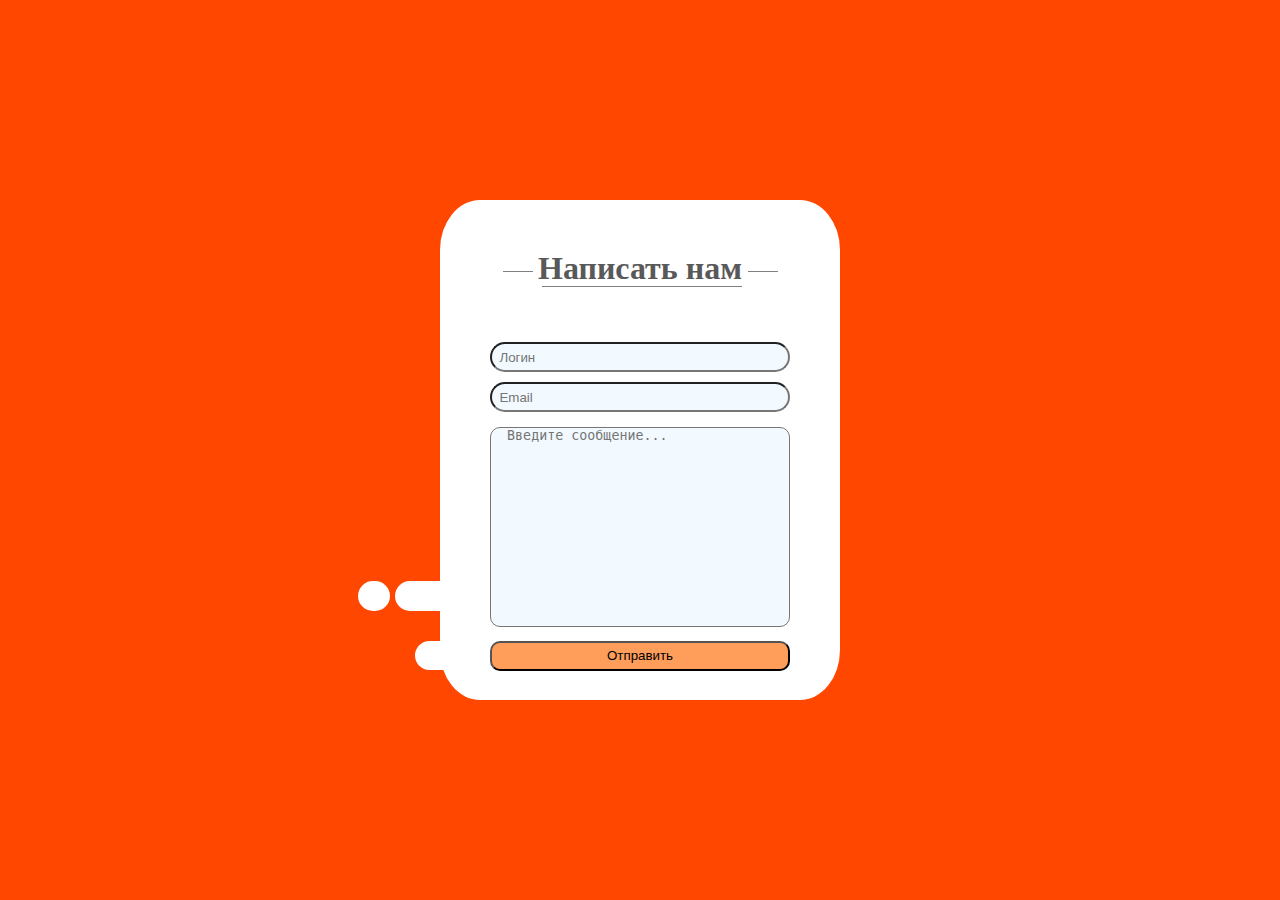
<file: project 9/index.html>
<!doctype html>
<html lang="en">
<head>
    <meta charset="UTF-8">
    <meta name="viewport"
          content="width=device-width, user-scalable=no, initial-scale=1.0, maximum-scale=1.0, minimum-scale=1.0">
    <meta http-equiv="X-UA-Compatible" content="ie=edge">
    <title>Document</title>
    <link rel="stylesheet" href="./style.css">
</head>
<body>

<form class="form">
    <div class="h">
        <h1>Написать нам</h1>
    </div>
    <label>
        <input type="text" placeholder="  Логин" required>
    </label>
    <label>
        <input type="email" placeholder="  Еmail" required>
    </label>

    <label >
        <textarea name="" id="" cols="30" rows="10" placeholder="  Введите сообщение..."></textarea>
    </label>
    <button>Отправить</button>
    <div class="box"></div>
    <div class="box-2"></div>



</form>




</body>
</html>
</file>
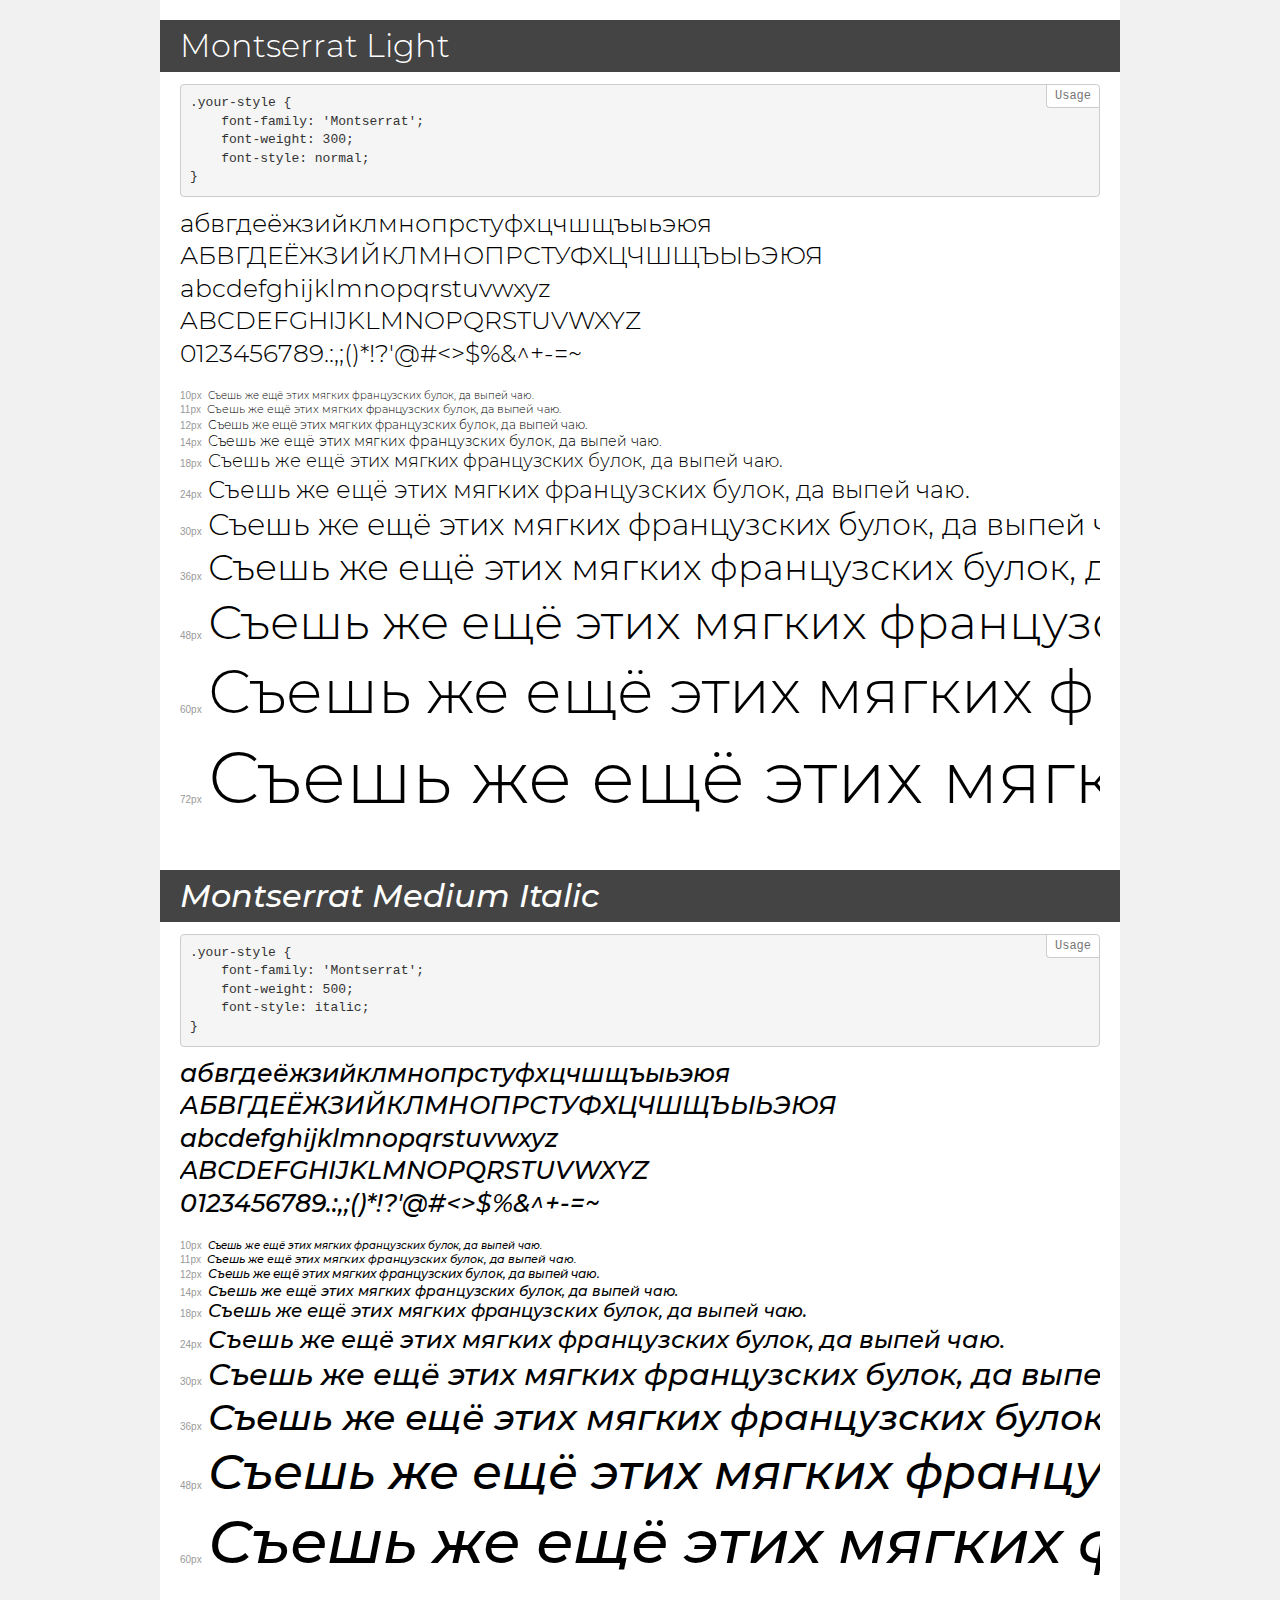
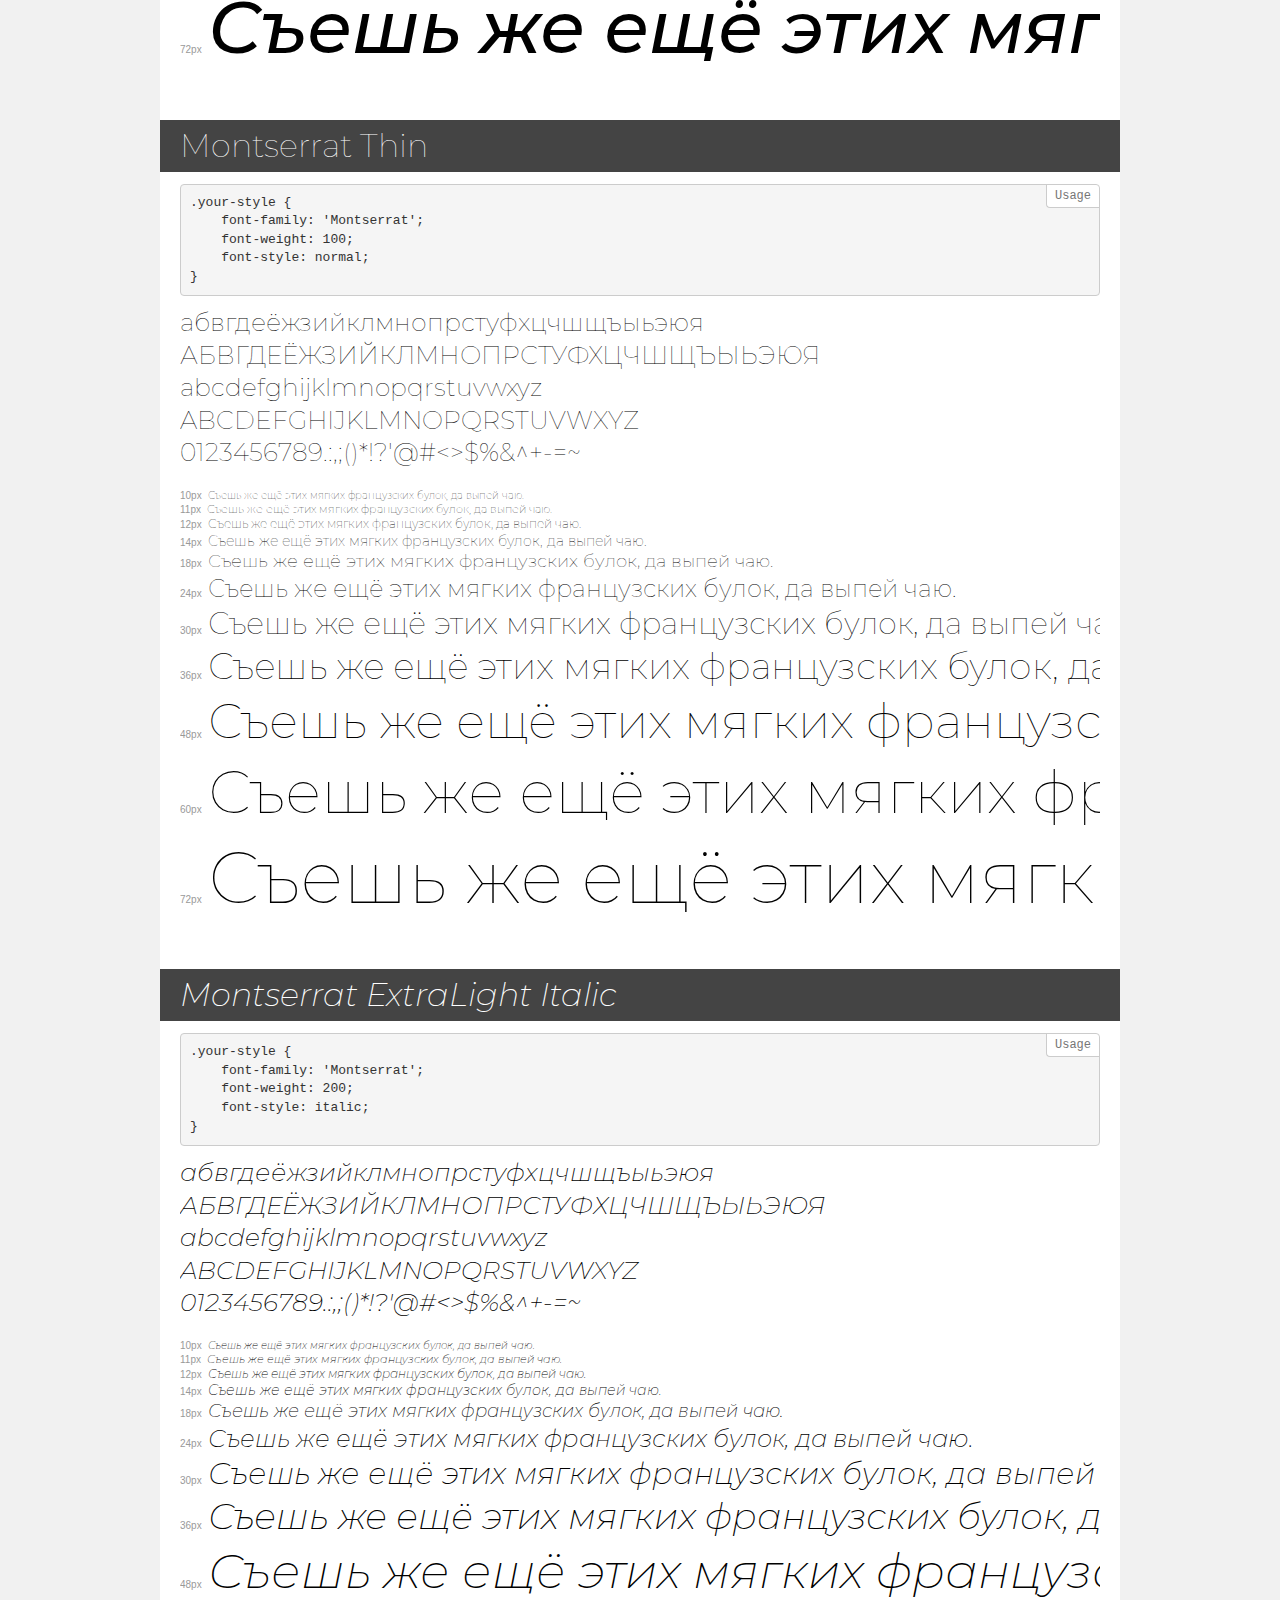
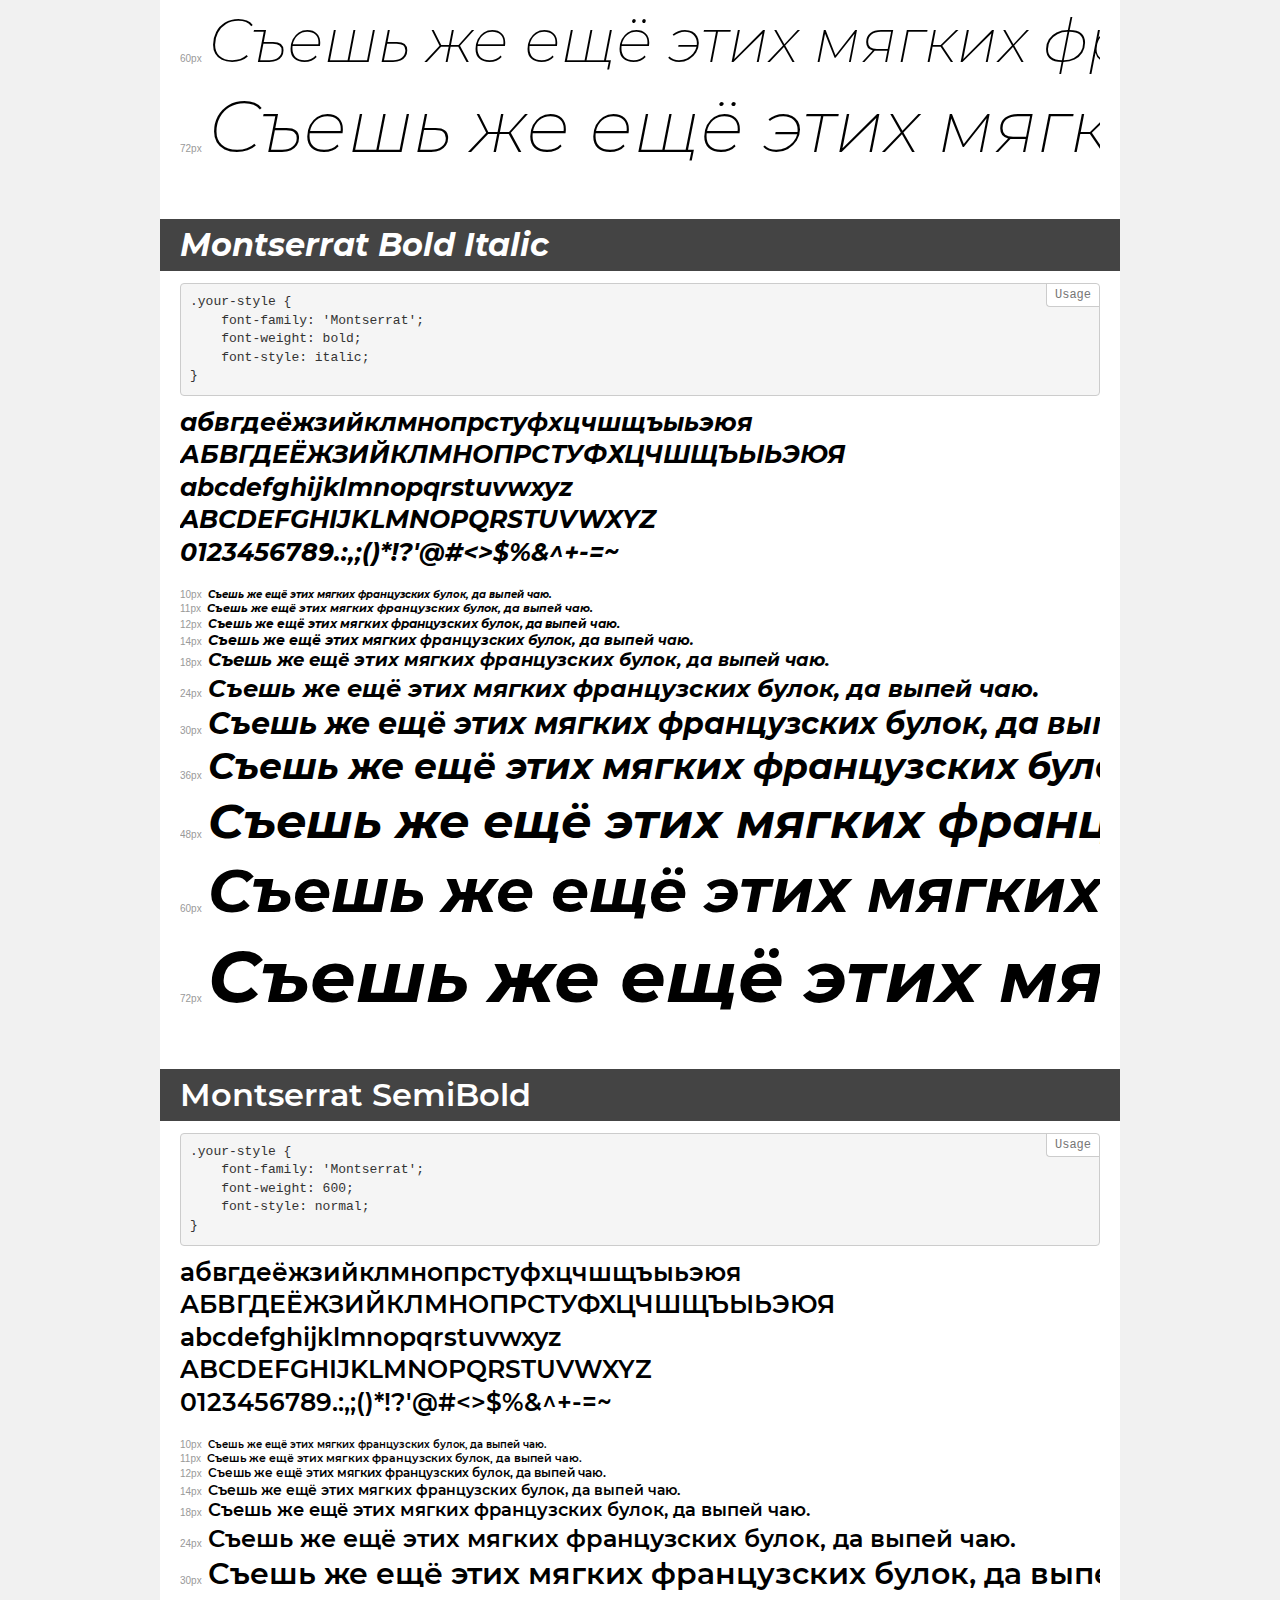
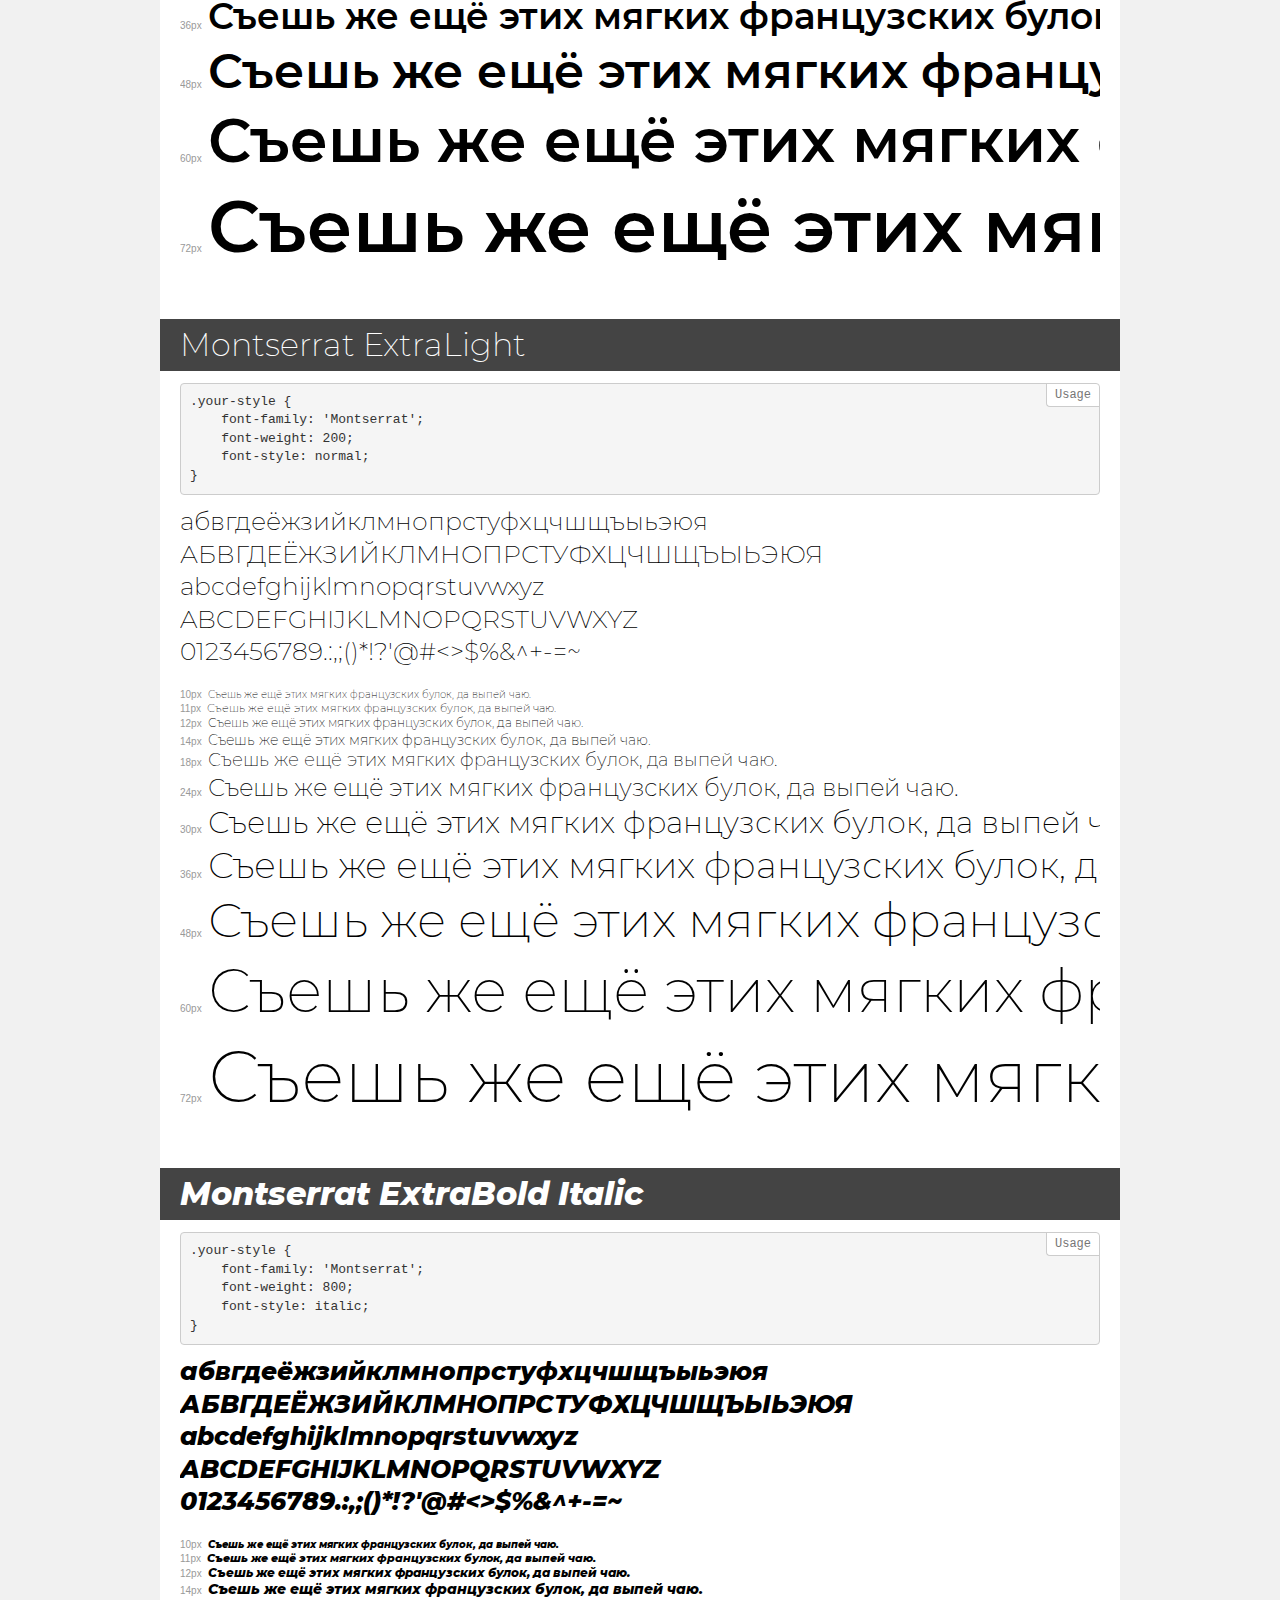
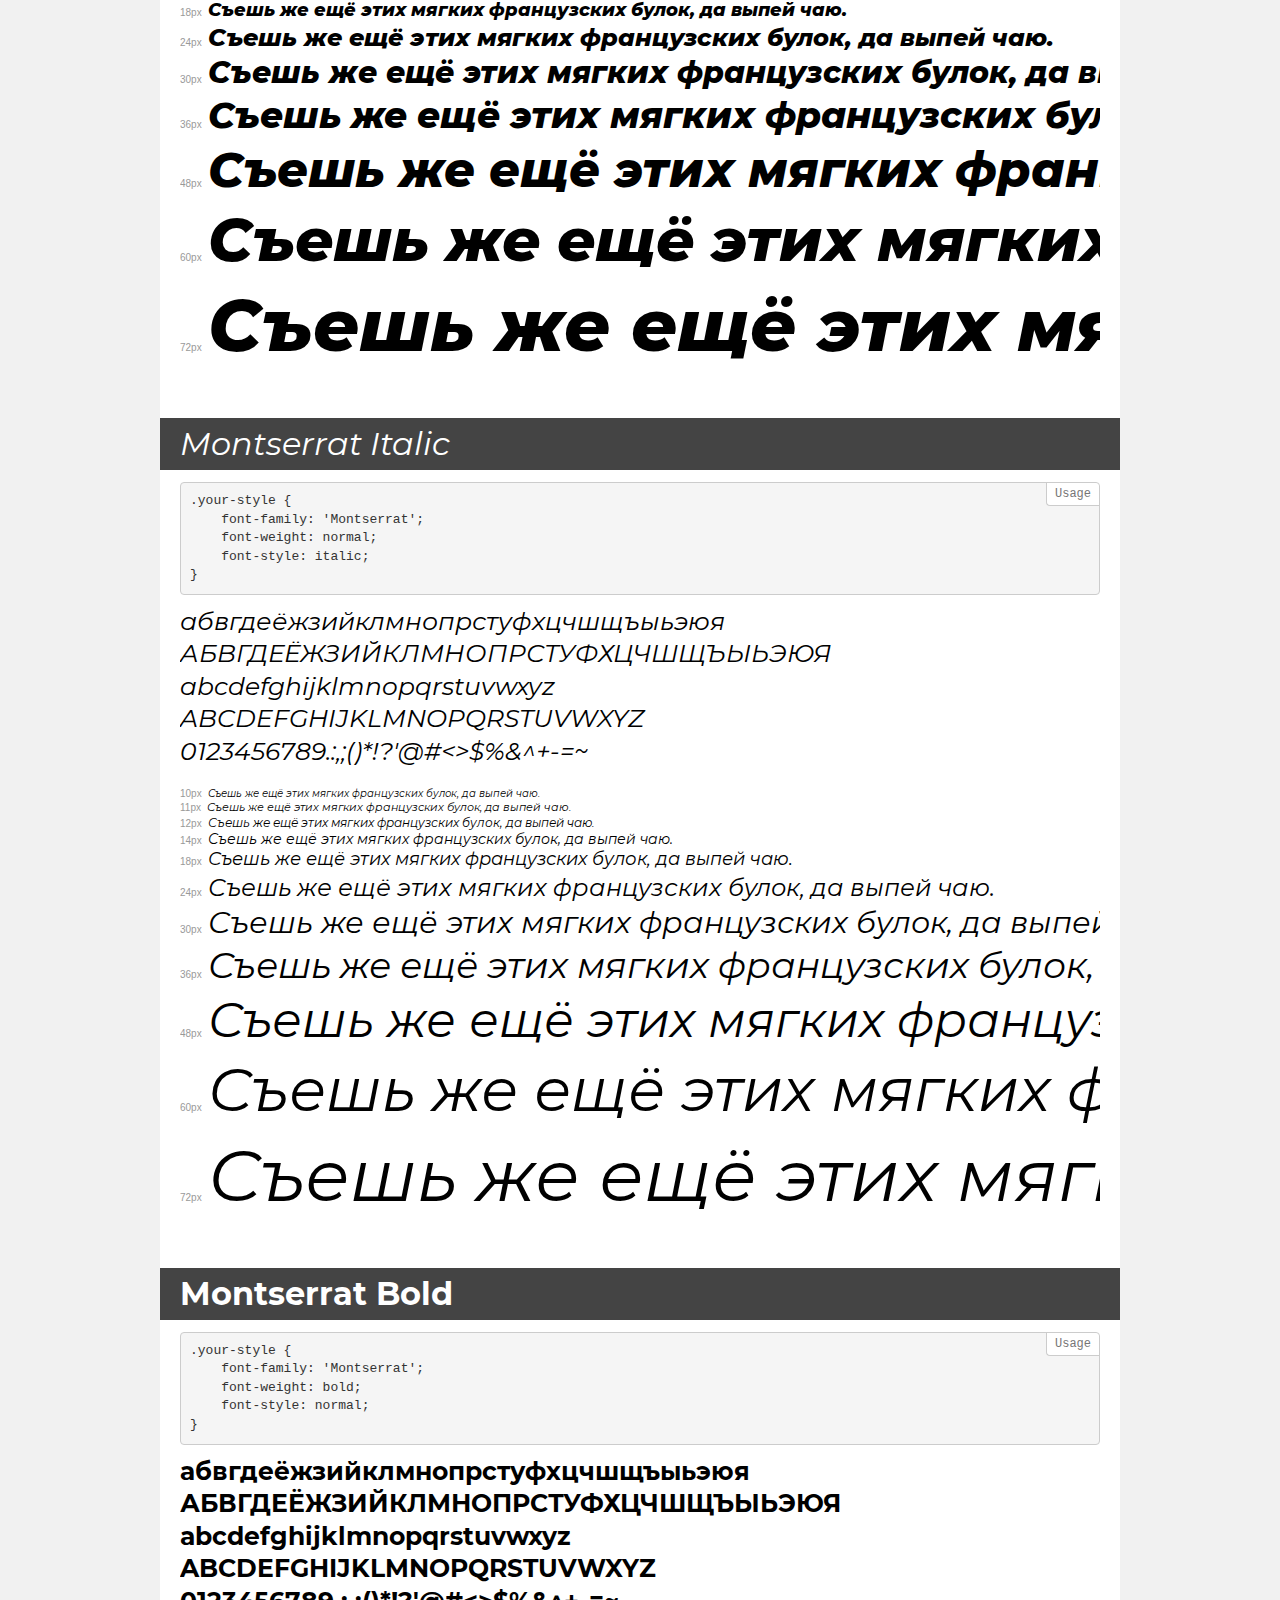
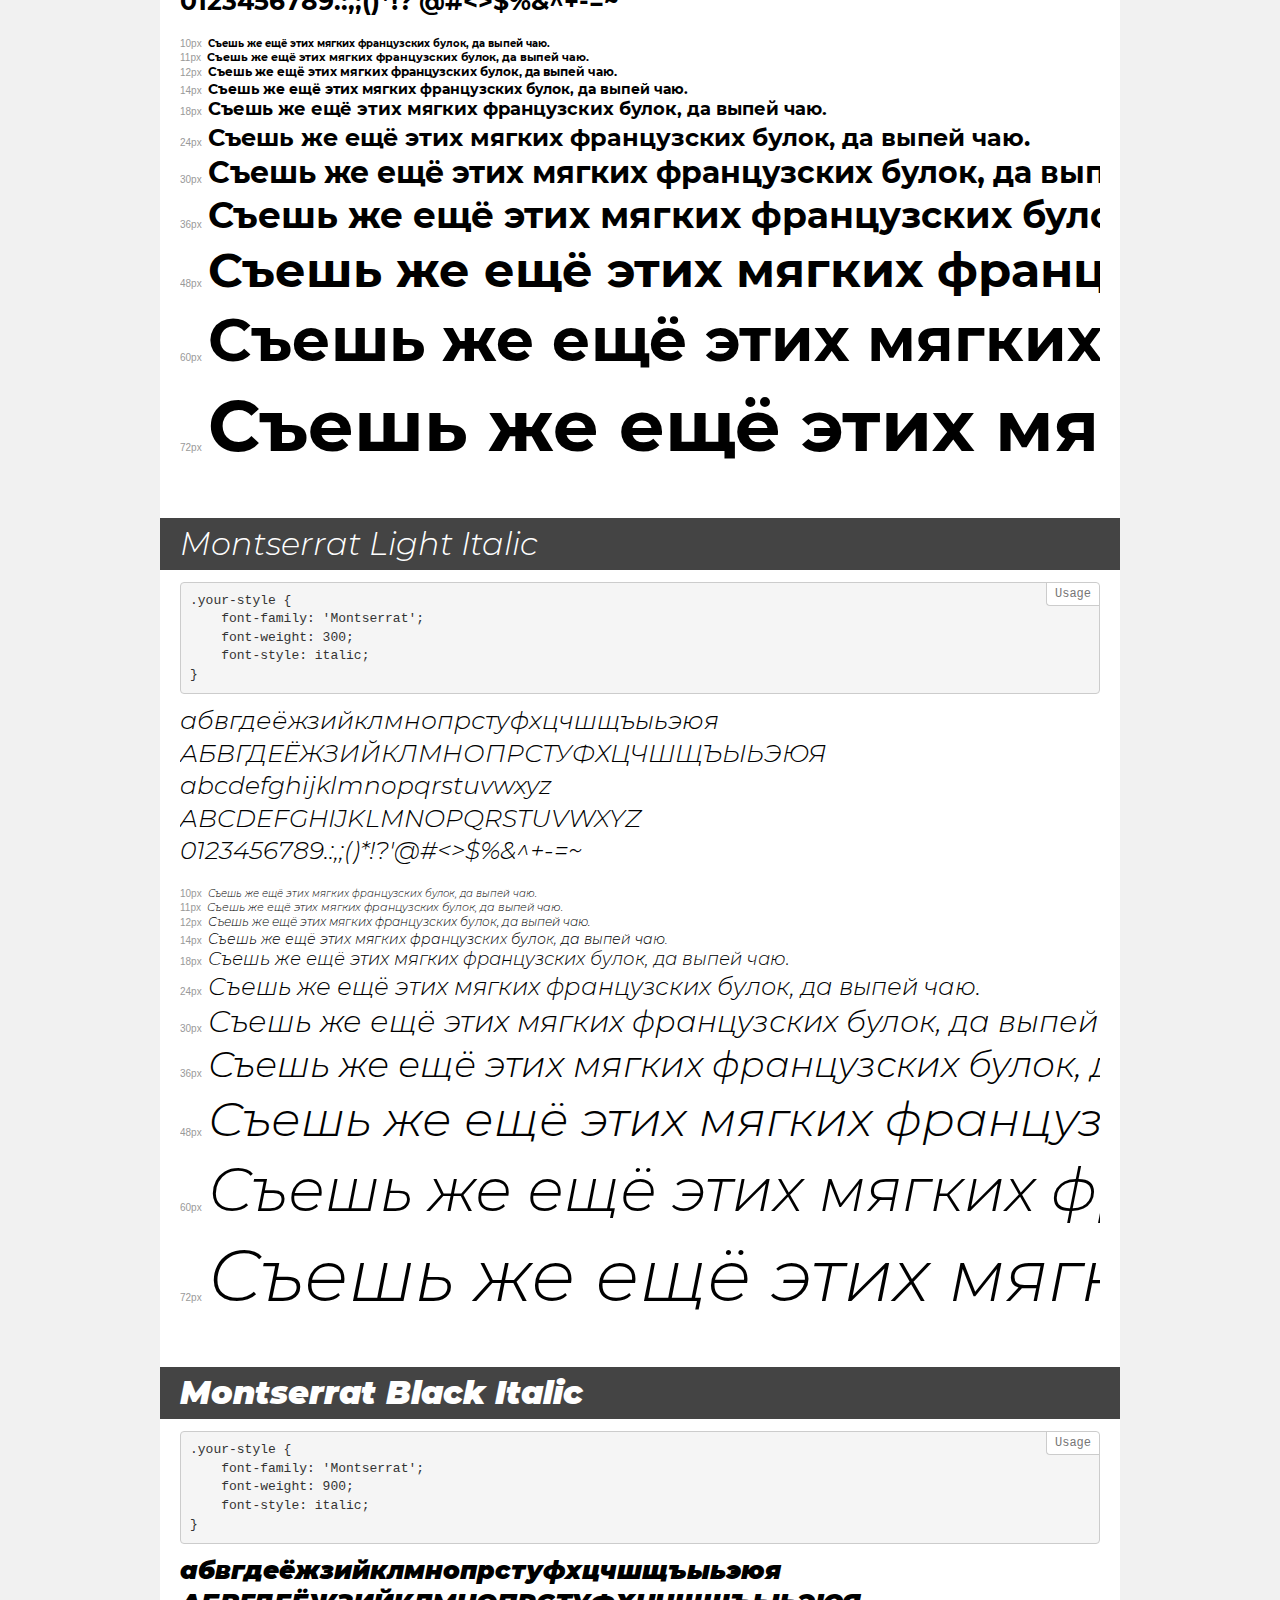
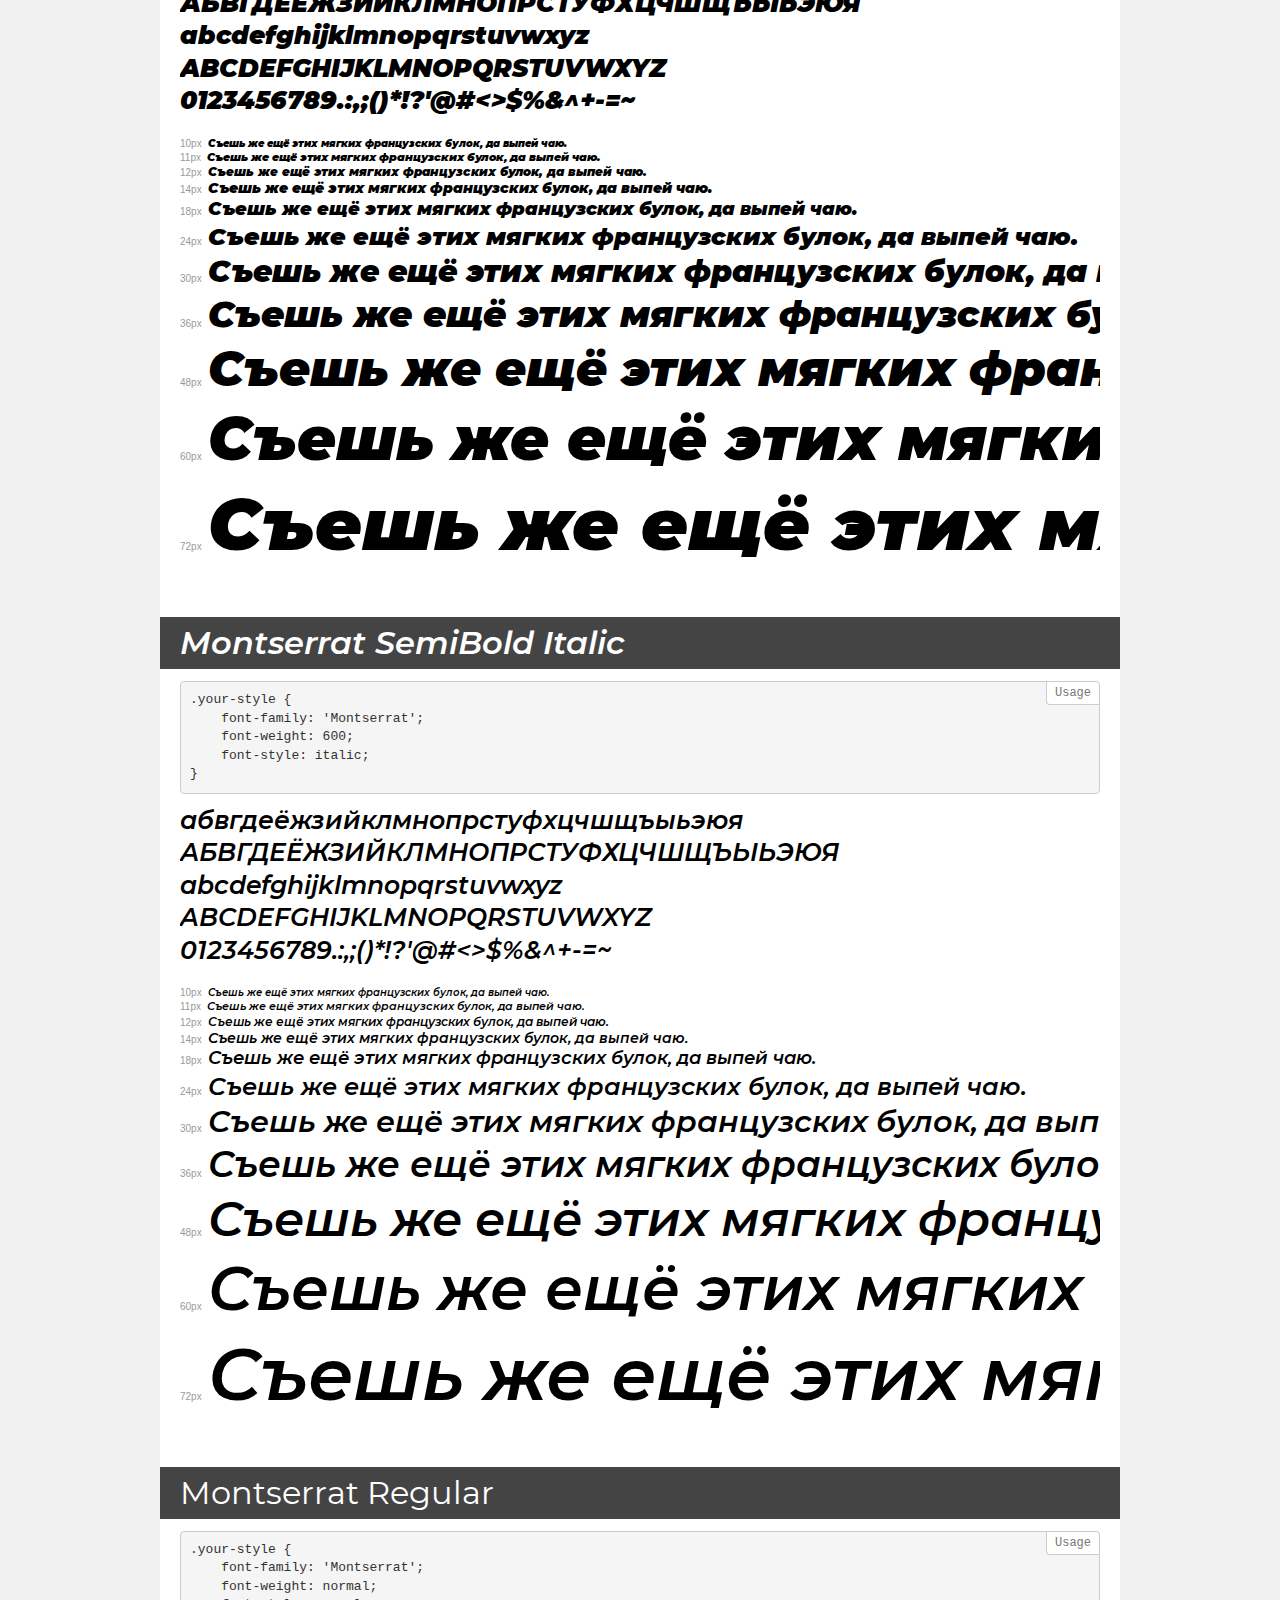
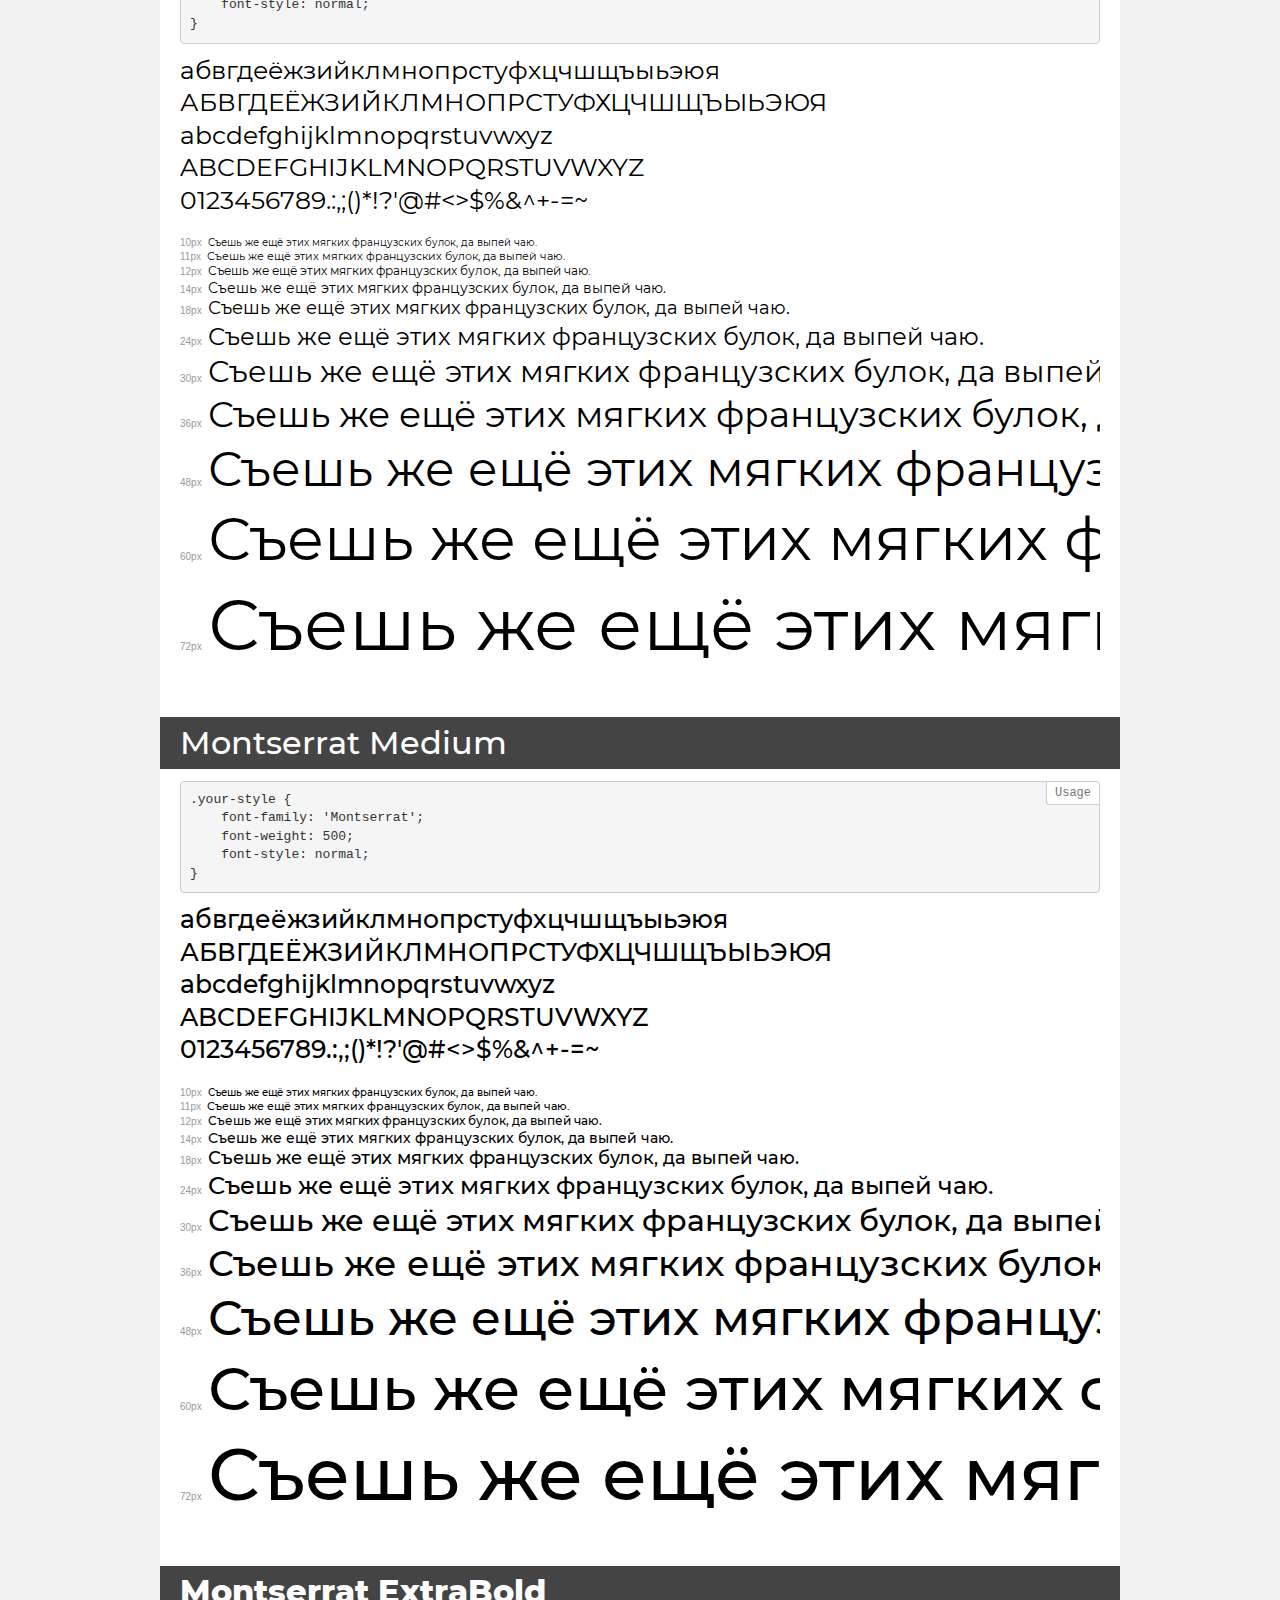
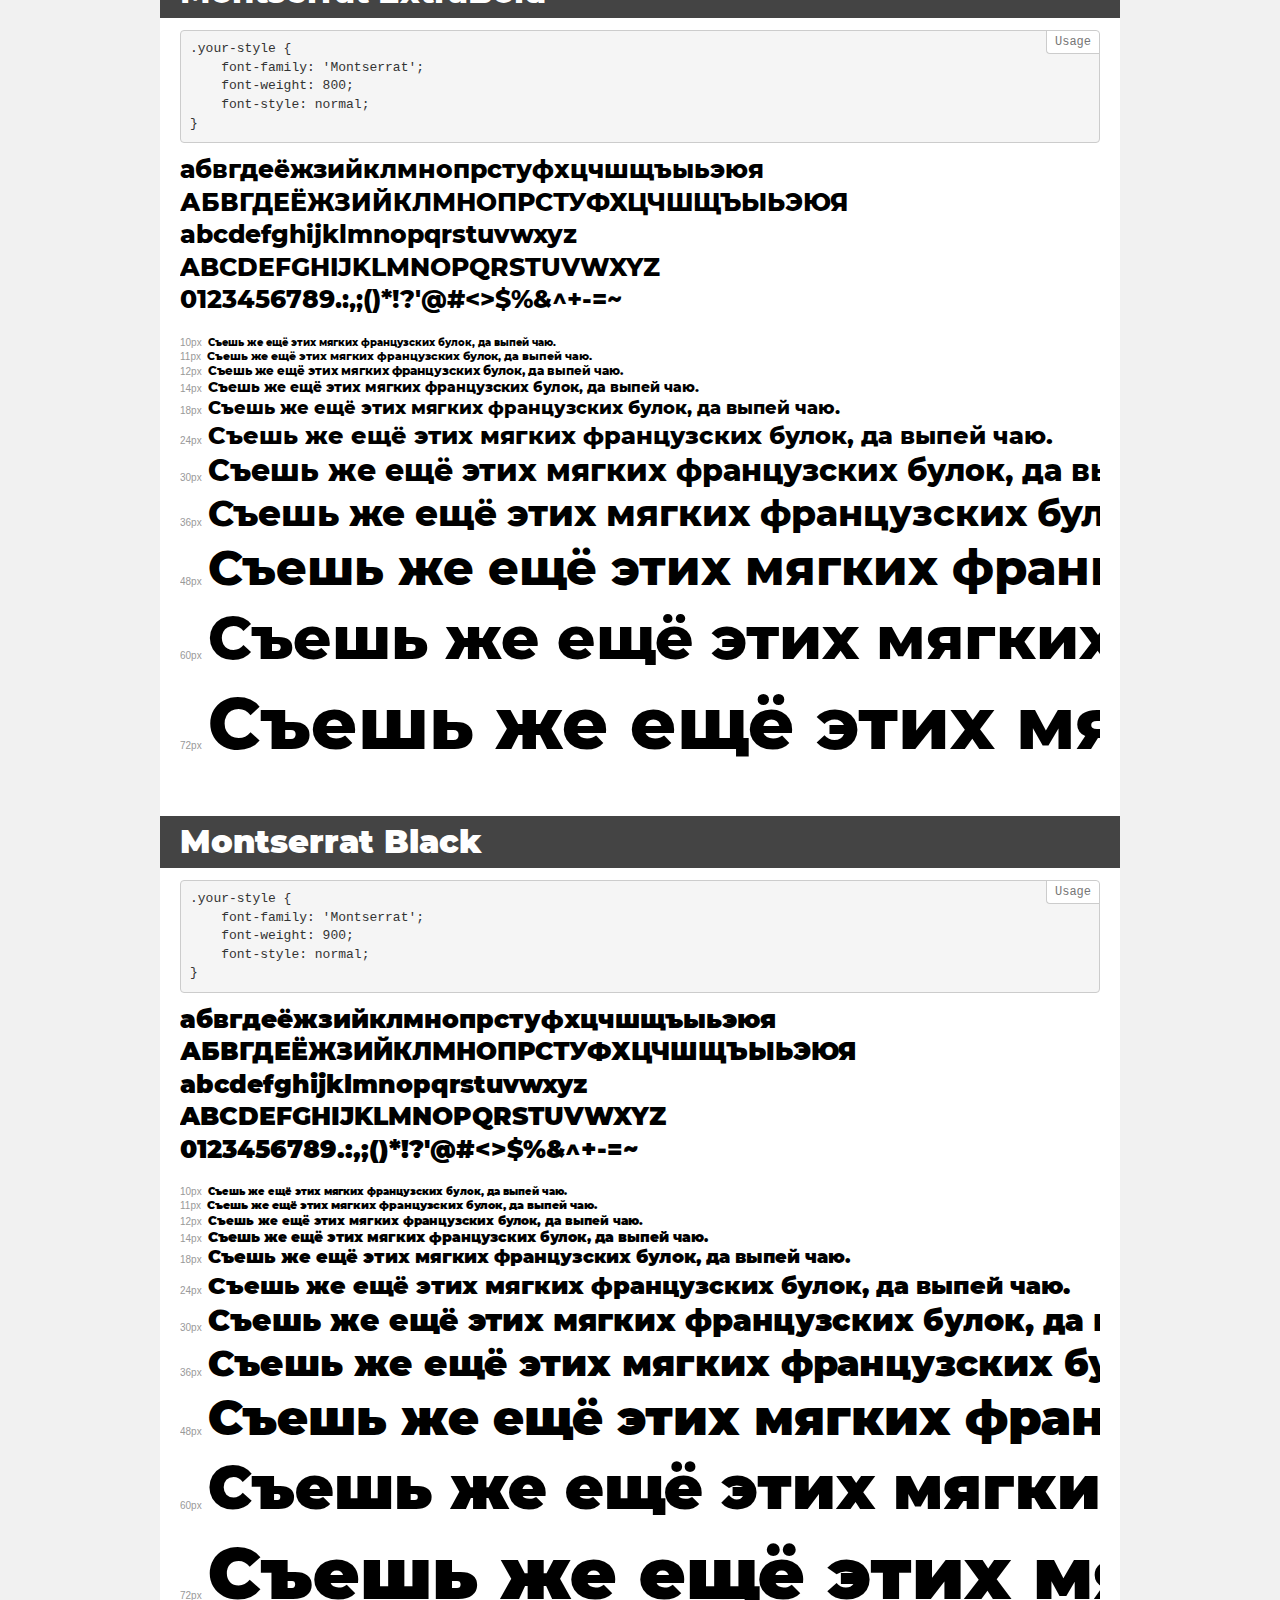
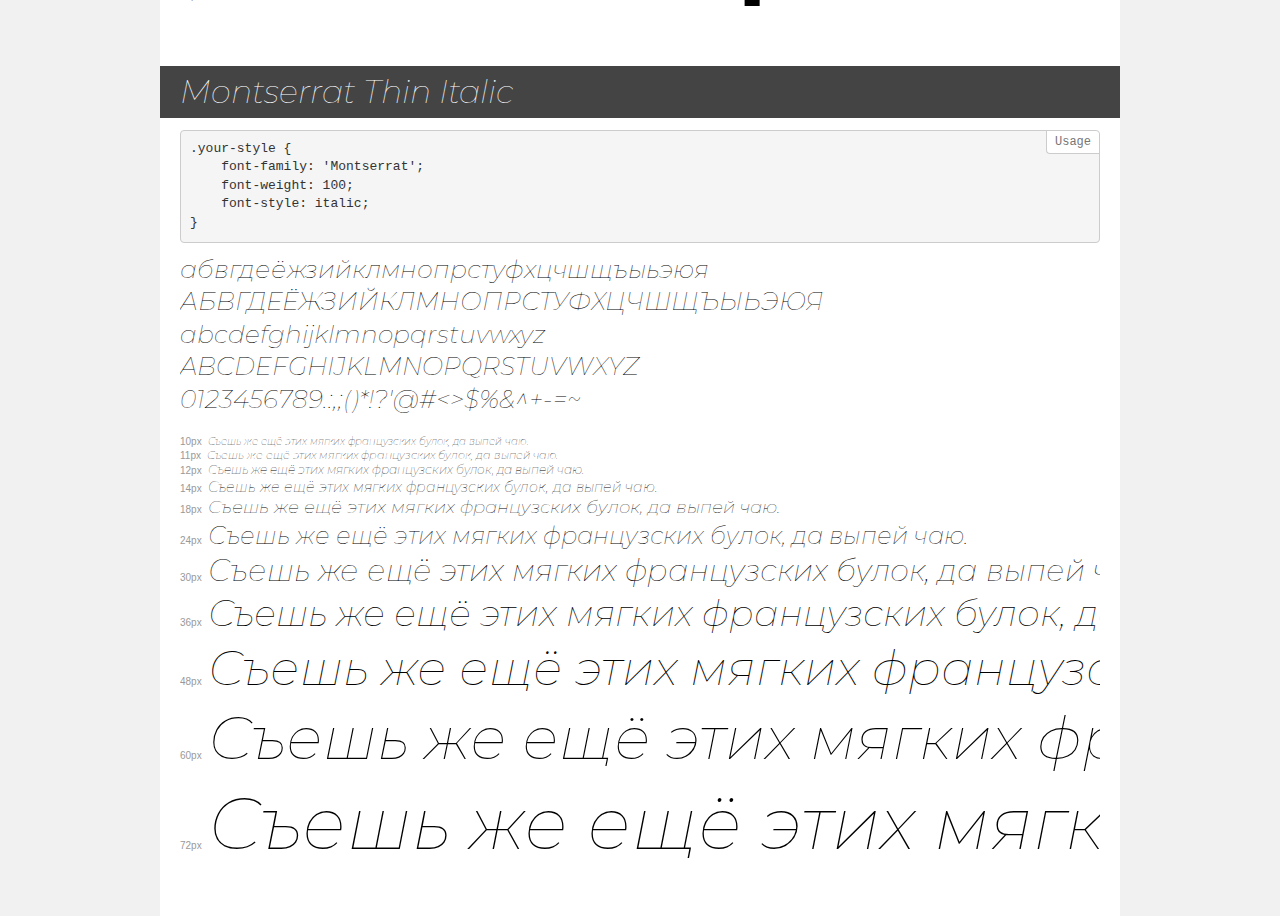
<file: src/fonts/montserrat/demo.html>
<!DOCTYPE html>
<html>
<head>
	<meta charset="utf-8">
	<meta http-equiv="X-UA-Compatible" content="IE=edge">
	<meta name="viewport" content="width=device-width, initial-scale=1">
	<meta name="robots" content="noindex, noarchive">
	<title>Transfonter demo</title>
	<link href="stylesheet.css" rel="stylesheet">
	<style>
		/*
		http://meyerweb.com/eric/tools/css/reset/
		v2.0 | 20110126
		License: none (public domain)
		*/
		html, body, div, span, applet, object, iframe,
		h1, h2, h3, h4, h5, h6, p, blockquote, pre,
		a, abbr, acronym, address, big, cite, code,
		del, dfn, em, img, ins, kbd, q, s, samp,
		small, strike, strong, sub, sup, tt, var,
		b, u, i, center,
		dl, dt, dd, ol, ul, li,
		fieldset, form, label, legend,
		table, caption, tbody, tfoot, thead, tr, th, td,
		article, aside, canvas, details, embed,
		figure, figcaption, footer, header, hgroup,
		menu, nav, output, ruby, section, summary,
		time, mark, audio, video {
			margin: 0;
			padding: 0;
			border: 0;
			font-size: 100%;
			font: inherit;
			vertical-align: baseline;
		}
		/* HTML5 display-role reset for older browsers */
		article, aside, details, figcaption, figure,
		footer, header, hgroup, menu, nav, section {
			display: block;
		}
		body {
			line-height: 1;
		}
		ol, ul {
			list-style: none;
		}
		blockquote, q {
			quotes: none;
		}
		blockquote:before, blockquote:after,
		q:before, q:after {
			content: '';
			content: none;
		}
		table {
			border-collapse: collapse;
			border-spacing: 0;
		}
		/* common styles */
		body {
			background: #f1f1f1;
			color: #000;
		}
		.page {
			background: #fff;
			width: 920px;
			margin: 0 auto;
			padding: 20px 20px 0 20px;
			overflow: hidden;
		}
		.font-container {
			overflow-x: auto;
			overflow-y: hidden;
			margin-bottom: 40px;
			line-height: 1.3;
			white-space: nowrap;
			padding-bottom: 5px;
		}
		h1 {
			position: relative;
			background: #444;
			font-size: 32px;
			color: #fff;
			padding: 10px 20px;
			margin: 0 -20px 12px -20px;
		}
		.letters {
			font-size: 25px;
			margin-bottom: 20px;
		}
		.s10:before {
			content: '10px';
		}
		.s11:before {
			content: '11px';
		}
		.s12:before {
			content: '12px';
		}
		.s14:before {
			content: '14px';
		}
		.s18:before {
			content: '18px';
		}
		.s24:before {
			content: '24px';
		}
		.s30:before {
			content: '30px';
		}
		.s36:before {
			content: '36px';
		}
		.s48:before {
			content: '48px';
		}
		.s60:before {
			content: '60px';
		}
		.s72:before {
			content: '72px';
		}
		.s10:before, .s11:before, .s12:before, .s14:before,
		.s18:before, .s24:before, .s30:before, .s36:before,
		.s48:before, .s60:before, .s72:before {
			font-family: Arial, sans-serif;
			font-size: 10px;
			font-weight: normal;
			font-style: normal;
			color: #999;
			padding-right: 6px;
		}
		pre {
			display: block;
			position: relative;
			padding: 9px;
			margin: 0 0 10px;
			font-family: Monaco, Menlo, Consolas, "Courier New", monospace !important;
			font-size: 13px;
			line-height: 1.428571429;
			color: #333;
			font-weight: normal !important;
			font-style: normal !important;
			background-color: #f5f5f5;
			border: 1px solid #ccc;
			overflow-x: auto;
			border-radius: 4px;
		}
		pre:after {
			display: block;
			position: absolute;
			right: 0;
			top: 0;
			content: 'Usage';
			line-height: 1;
			padding: 5px 8px;
			font-size: 12px;
			color: #767676;
			background-color: #fff;
			border: 1px solid #ccc;
			border-right: none;
			border-top: none;
			border-radius: 0 4px 0 4px;
			z-index: 10;
		}
		/* responsive */
		@media (max-width: 959px) {
			.page {
				width: auto;
				margin: 0;
			}
		}
	</style>
</head>
<body>
<div class="page">
	<div class="demo" style="font-family: 'Montserrat'; font-weight: 300; font-style: normal;">
		<h1>Montserrat Light</h1>
		<pre>.your-style {
    font-family: 'Montserrat';
    font-weight: 300;
    font-style: normal;
}</pre>
		<div class="font-container">
			<p class="letters">
				абвгдеёжзийклмнопрстуфхцчшщъыьэюя <br />
				АБВГДЕЁЖЗИЙКЛМНОПРСТУФХЦЧШЩЪЫЬЭЮЯ <br />
				abcdefghijklmnopqrstuvwxyz <br />
				ABCDEFGHIJKLMNOPQRSTUVWXYZ <br />				0123456789.:,;()*!?'@#<>$%&^+-=~
			</p>
			<p class="s10" style="font-size: 10px;">Съешь же ещё этих мягких французских булок, да выпей чаю.</p>
			<p class="s11" style="font-size: 11px;">Съешь же ещё этих мягких французских булок, да выпей чаю.</p>
			<p class="s12" style="font-size: 12px;">Съешь же ещё этих мягких французских булок, да выпей чаю.</p>
			<p class="s14" style="font-size: 14px;">Съешь же ещё этих мягких французских булок, да выпей чаю.</p>
			<p class="s18" style="font-size: 18px;">Съешь же ещё этих мягких французских булок, да выпей чаю.</p>
			<p class="s24" style="font-size: 24px;">Съешь же ещё этих мягких французских булок, да выпей чаю.</p>
			<p class="s30" style="font-size: 30px;">Съешь же ещё этих мягких французских булок, да выпей чаю.</p>
			<p class="s36" style="font-size: 36px;">Съешь же ещё этих мягких французских булок, да выпей чаю.</p>
			<p class="s48" style="font-size: 48px;">Съешь же ещё этих мягких французских булок, да выпей чаю.</p>
			<p class="s60" style="font-size: 60px;">Съешь же ещё этих мягких французских булок, да выпей чаю.</p>
			<p class="s72" style="font-size: 72px;">Съешь же ещё этих мягких французских булок, да выпей чаю.</p>
		</div>
	</div>
	<div class="demo" style="font-family: 'Montserrat'; font-weight: 500; font-style: italic;">
		<h1>Montserrat Medium Italic</h1>
		<pre>.your-style {
    font-family: 'Montserrat';
    font-weight: 500;
    font-style: italic;
}</pre>
		<div class="font-container">
			<p class="letters">
				абвгдеёжзийклмнопрстуфхцчшщъыьэюя <br />
				АБВГДЕЁЖЗИЙКЛМНОПРСТУФХЦЧШЩЪЫЬЭЮЯ <br />
				abcdefghijklmnopqrstuvwxyz <br />
				ABCDEFGHIJKLMNOPQRSTUVWXYZ <br />				0123456789.:,;()*!?'@#<>$%&^+-=~
			</p>
			<p class="s10" style="font-size: 10px;">Съешь же ещё этих мягких французских булок, да выпей чаю.</p>
			<p class="s11" style="font-size: 11px;">Съешь же ещё этих мягких французских булок, да выпей чаю.</p>
			<p class="s12" style="font-size: 12px;">Съешь же ещё этих мягких французских булок, да выпей чаю.</p>
			<p class="s14" style="font-size: 14px;">Съешь же ещё этих мягких французских булок, да выпей чаю.</p>
			<p class="s18" style="font-size: 18px;">Съешь же ещё этих мягких французских булок, да выпей чаю.</p>
			<p class="s24" style="font-size: 24px;">Съешь же ещё этих мягких французских булок, да выпей чаю.</p>
			<p class="s30" style="font-size: 30px;">Съешь же ещё этих мягких французских булок, да выпей чаю.</p>
			<p class="s36" style="font-size: 36px;">Съешь же ещё этих мягких французских булок, да выпей чаю.</p>
			<p class="s48" style="font-size: 48px;">Съешь же ещё этих мягких французских булок, да выпей чаю.</p>
			<p class="s60" style="font-size: 60px;">Съешь же ещё этих мягких французских булок, да выпей чаю.</p>
			<p class="s72" style="font-size: 72px;">Съешь же ещё этих мягких французских булок, да выпей чаю.</p>
		</div>
	</div>
	<div class="demo" style="font-family: 'Montserrat'; font-weight: 100; font-style: normal;">
		<h1>Montserrat Thin</h1>
		<pre>.your-style {
    font-family: 'Montserrat';
    font-weight: 100;
    font-style: normal;
}</pre>
		<div class="font-container">
			<p class="letters">
				абвгдеёжзийклмнопрстуфхцчшщъыьэюя <br />
				АБВГДЕЁЖЗИЙКЛМНОПРСТУФХЦЧШЩЪЫЬЭЮЯ <br />
				abcdefghijklmnopqrstuvwxyz <br />
				ABCDEFGHIJKLMNOPQRSTUVWXYZ <br />				0123456789.:,;()*!?'@#<>$%&^+-=~
			</p>
			<p class="s10" style="font-size: 10px;">Съешь же ещё этих мягких французских булок, да выпей чаю.</p>
			<p class="s11" style="font-size: 11px;">Съешь же ещё этих мягких французских булок, да выпей чаю.</p>
			<p class="s12" style="font-size: 12px;">Съешь же ещё этих мягких французских булок, да выпей чаю.</p>
			<p class="s14" style="font-size: 14px;">Съешь же ещё этих мягких французских булок, да выпей чаю.</p>
			<p class="s18" style="font-size: 18px;">Съешь же ещё этих мягких французских булок, да выпей чаю.</p>
			<p class="s24" style="font-size: 24px;">Съешь же ещё этих мягких французских булок, да выпей чаю.</p>
			<p class="s30" style="font-size: 30px;">Съешь же ещё этих мягких французских булок, да выпей чаю.</p>
			<p class="s36" style="font-size: 36px;">Съешь же ещё этих мягких французских булок, да выпей чаю.</p>
			<p class="s48" style="font-size: 48px;">Съешь же ещё этих мягких французских булок, да выпей чаю.</p>
			<p class="s60" style="font-size: 60px;">Съешь же ещё этих мягких французских булок, да выпей чаю.</p>
			<p class="s72" style="font-size: 72px;">Съешь же ещё этих мягких французских булок, да выпей чаю.</p>
		</div>
	</div>
	<div class="demo" style="font-family: 'Montserrat'; font-weight: 200; font-style: italic;">
		<h1>Montserrat ExtraLight Italic</h1>
		<pre>.your-style {
    font-family: 'Montserrat';
    font-weight: 200;
    font-style: italic;
}</pre>
		<div class="font-container">
			<p class="letters">
				абвгдеёжзийклмнопрстуфхцчшщъыьэюя <br />
				АБВГДЕЁЖЗИЙКЛМНОПРСТУФХЦЧШЩЪЫЬЭЮЯ <br />
				abcdefghijklmnopqrstuvwxyz <br />
				ABCDEFGHIJKLMNOPQRSTUVWXYZ <br />				0123456789.:,;()*!?'@#<>$%&^+-=~
			</p>
			<p class="s10" style="font-size: 10px;">Съешь же ещё этих мягких французских булок, да выпей чаю.</p>
			<p class="s11" style="font-size: 11px;">Съешь же ещё этих мягких французских булок, да выпей чаю.</p>
			<p class="s12" style="font-size: 12px;">Съешь же ещё этих мягких французских булок, да выпей чаю.</p>
			<p class="s14" style="font-size: 14px;">Съешь же ещё этих мягких французских булок, да выпей чаю.</p>
			<p class="s18" style="font-size: 18px;">Съешь же ещё этих мягких французских булок, да выпей чаю.</p>
			<p class="s24" style="font-size: 24px;">Съешь же ещё этих мягких французских булок, да выпей чаю.</p>
			<p class="s30" style="font-size: 30px;">Съешь же ещё этих мягких французских булок, да выпей чаю.</p>
			<p class="s36" style="font-size: 36px;">Съешь же ещё этих мягких французских булок, да выпей чаю.</p>
			<p class="s48" style="font-size: 48px;">Съешь же ещё этих мягких французских булок, да выпей чаю.</p>
			<p class="s60" style="font-size: 60px;">Съешь же ещё этих мягких французских булок, да выпей чаю.</p>
			<p class="s72" style="font-size: 72px;">Съешь же ещё этих мягких французских булок, да выпей чаю.</p>
		</div>
	</div>
	<div class="demo" style="font-family: 'Montserrat'; font-weight: bold; font-style: italic;">
		<h1>Montserrat Bold Italic</h1>
		<pre>.your-style {
    font-family: 'Montserrat';
    font-weight: bold;
    font-style: italic;
}</pre>
		<div class="font-container">
			<p class="letters">
				абвгдеёжзийклмнопрстуфхцчшщъыьэюя <br />
				АБВГДЕЁЖЗИЙКЛМНОПРСТУФХЦЧШЩЪЫЬЭЮЯ <br />
				abcdefghijklmnopqrstuvwxyz <br />
				ABCDEFGHIJKLMNOPQRSTUVWXYZ <br />				0123456789.:,;()*!?'@#<>$%&^+-=~
			</p>
			<p class="s10" style="font-size: 10px;">Съешь же ещё этих мягких французских булок, да выпей чаю.</p>
			<p class="s11" style="font-size: 11px;">Съешь же ещё этих мягких французских булок, да выпей чаю.</p>
			<p class="s12" style="font-size: 12px;">Съешь же ещё этих мягких французских булок, да выпей чаю.</p>
			<p class="s14" style="font-size: 14px;">Съешь же ещё этих мягких французских булок, да выпей чаю.</p>
			<p class="s18" style="font-size: 18px;">Съешь же ещё этих мягких французских булок, да выпей чаю.</p>
			<p class="s24" style="font-size: 24px;">Съешь же ещё этих мягких французских булок, да выпей чаю.</p>
			<p class="s30" style="font-size: 30px;">Съешь же ещё этих мягких французских булок, да выпей чаю.</p>
			<p class="s36" style="font-size: 36px;">Съешь же ещё этих мягких французских булок, да выпей чаю.</p>
			<p class="s48" style="font-size: 48px;">Съешь же ещё этих мягких французских булок, да выпей чаю.</p>
			<p class="s60" style="font-size: 60px;">Съешь же ещё этих мягких французских булок, да выпей чаю.</p>
			<p class="s72" style="font-size: 72px;">Съешь же ещё этих мягких французских булок, да выпей чаю.</p>
		</div>
	</div>
	<div class="demo" style="font-family: 'Montserrat'; font-weight: 600; font-style: normal;">
		<h1>Montserrat SemiBold</h1>
		<pre>.your-style {
    font-family: 'Montserrat';
    font-weight: 600;
    font-style: normal;
}</pre>
		<div class="font-container">
			<p class="letters">
				абвгдеёжзийклмнопрстуфхцчшщъыьэюя <br />
				АБВГДЕЁЖЗИЙКЛМНОПРСТУФХЦЧШЩЪЫЬЭЮЯ <br />
				abcdefghijklmnopqrstuvwxyz <br />
				ABCDEFGHIJKLMNOPQRSTUVWXYZ <br />				0123456789.:,;()*!?'@#<>$%&^+-=~
			</p>
			<p class="s10" style="font-size: 10px;">Съешь же ещё этих мягких французских булок, да выпей чаю.</p>
			<p class="s11" style="font-size: 11px;">Съешь же ещё этих мягких французских булок, да выпей чаю.</p>
			<p class="s12" style="font-size: 12px;">Съешь же ещё этих мягких французских булок, да выпей чаю.</p>
			<p class="s14" style="font-size: 14px;">Съешь же ещё этих мягких французских булок, да выпей чаю.</p>
			<p class="s18" style="font-size: 18px;">Съешь же ещё этих мягких французских булок, да выпей чаю.</p>
			<p class="s24" style="font-size: 24px;">Съешь же ещё этих мягких французских булок, да выпей чаю.</p>
			<p class="s30" style="font-size: 30px;">Съешь же ещё этих мягких французских булок, да выпей чаю.</p>
			<p class="s36" style="font-size: 36px;">Съешь же ещё этих мягких французских булок, да выпей чаю.</p>
			<p class="s48" style="font-size: 48px;">Съешь же ещё этих мягких французских булок, да выпей чаю.</p>
			<p class="s60" style="font-size: 60px;">Съешь же ещё этих мягких французских булок, да выпей чаю.</p>
			<p class="s72" style="font-size: 72px;">Съешь же ещё этих мягких французских булок, да выпей чаю.</p>
		</div>
	</div>
	<div class="demo" style="font-family: 'Montserrat'; font-weight: 200; font-style: normal;">
		<h1>Montserrat ExtraLight</h1>
		<pre>.your-style {
    font-family: 'Montserrat';
    font-weight: 200;
    font-style: normal;
}</pre>
		<div class="font-container">
			<p class="letters">
				абвгдеёжзийклмнопрстуфхцчшщъыьэюя <br />
				АБВГДЕЁЖЗИЙКЛМНОПРСТУФХЦЧШЩЪЫЬЭЮЯ <br />
				abcdefghijklmnopqrstuvwxyz <br />
				ABCDEFGHIJKLMNOPQRSTUVWXYZ <br />				0123456789.:,;()*!?'@#<>$%&^+-=~
			</p>
			<p class="s10" style="font-size: 10px;">Съешь же ещё этих мягких французских булок, да выпей чаю.</p>
			<p class="s11" style="font-size: 11px;">Съешь же ещё этих мягких французских булок, да выпей чаю.</p>
			<p class="s12" style="font-size: 12px;">Съешь же ещё этих мягких французских булок, да выпей чаю.</p>
			<p class="s14" style="font-size: 14px;">Съешь же ещё этих мягких французских булок, да выпей чаю.</p>
			<p class="s18" style="font-size: 18px;">Съешь же ещё этих мягких французских булок, да выпей чаю.</p>
			<p class="s24" style="font-size: 24px;">Съешь же ещё этих мягких французских булок, да выпей чаю.</p>
			<p class="s30" style="font-size: 30px;">Съешь же ещё этих мягких французских булок, да выпей чаю.</p>
			<p class="s36" style="font-size: 36px;">Съешь же ещё этих мягких французских булок, да выпей чаю.</p>
			<p class="s48" style="font-size: 48px;">Съешь же ещё этих мягких французских булок, да выпей чаю.</p>
			<p class="s60" style="font-size: 60px;">Съешь же ещё этих мягких французских булок, да выпей чаю.</p>
			<p class="s72" style="font-size: 72px;">Съешь же ещё этих мягких французских булок, да выпей чаю.</p>
		</div>
	</div>
	<div class="demo" style="font-family: 'Montserrat'; font-weight: 800; font-style: italic;">
		<h1>Montserrat ExtraBold Italic</h1>
		<pre>.your-style {
    font-family: 'Montserrat';
    font-weight: 800;
    font-style: italic;
}</pre>
		<div class="font-container">
			<p class="letters">
				абвгдеёжзийклмнопрстуфхцчшщъыьэюя <br />
				АБВГДЕЁЖЗИЙКЛМНОПРСТУФХЦЧШЩЪЫЬЭЮЯ <br />
				abcdefghijklmnopqrstuvwxyz <br />
				ABCDEFGHIJKLMNOPQRSTUVWXYZ <br />				0123456789.:,;()*!?'@#<>$%&^+-=~
			</p>
			<p class="s10" style="font-size: 10px;">Съешь же ещё этих мягких французских булок, да выпей чаю.</p>
			<p class="s11" style="font-size: 11px;">Съешь же ещё этих мягких французских булок, да выпей чаю.</p>
			<p class="s12" style="font-size: 12px;">Съешь же ещё этих мягких французских булок, да выпей чаю.</p>
			<p class="s14" style="font-size: 14px;">Съешь же ещё этих мягких французских булок, да выпей чаю.</p>
			<p class="s18" style="font-size: 18px;">Съешь же ещё этих мягких французских булок, да выпей чаю.</p>
			<p class="s24" style="font-size: 24px;">Съешь же ещё этих мягких французских булок, да выпей чаю.</p>
			<p class="s30" style="font-size: 30px;">Съешь же ещё этих мягких французских булок, да выпей чаю.</p>
			<p class="s36" style="font-size: 36px;">Съешь же ещё этих мягких французских булок, да выпей чаю.</p>
			<p class="s48" style="font-size: 48px;">Съешь же ещё этих мягких французских булок, да выпей чаю.</p>
			<p class="s60" style="font-size: 60px;">Съешь же ещё этих мягких французских булок, да выпей чаю.</p>
			<p class="s72" style="font-size: 72px;">Съешь же ещё этих мягких французских булок, да выпей чаю.</p>
		</div>
	</div>
	<div class="demo" style="font-family: 'Montserrat'; font-weight: normal; font-style: italic;">
		<h1>Montserrat Italic</h1>
		<pre>.your-style {
    font-family: 'Montserrat';
    font-weight: normal;
    font-style: italic;
}</pre>
		<div class="font-container">
			<p class="letters">
				абвгдеёжзийклмнопрстуфхцчшщъыьэюя <br />
				АБВГДЕЁЖЗИЙКЛМНОПРСТУФХЦЧШЩЪЫЬЭЮЯ <br />
				abcdefghijklmnopqrstuvwxyz <br />
				ABCDEFGHIJKLMNOPQRSTUVWXYZ <br />				0123456789.:,;()*!?'@#<>$%&^+-=~
			</p>
			<p class="s10" style="font-size: 10px;">Съешь же ещё этих мягких французских булок, да выпей чаю.</p>
			<p class="s11" style="font-size: 11px;">Съешь же ещё этих мягких французских булок, да выпей чаю.</p>
			<p class="s12" style="font-size: 12px;">Съешь же ещё этих мягких французских булок, да выпей чаю.</p>
			<p class="s14" style="font-size: 14px;">Съешь же ещё этих мягких французских булок, да выпей чаю.</p>
			<p class="s18" style="font-size: 18px;">Съешь же ещё этих мягких французских булок, да выпей чаю.</p>
			<p class="s24" style="font-size: 24px;">Съешь же ещё этих мягких французских булок, да выпей чаю.</p>
			<p class="s30" style="font-size: 30px;">Съешь же ещё этих мягких французских булок, да выпей чаю.</p>
			<p class="s36" style="font-size: 36px;">Съешь же ещё этих мягких французских булок, да выпей чаю.</p>
			<p class="s48" style="font-size: 48px;">Съешь же ещё этих мягких французских булок, да выпей чаю.</p>
			<p class="s60" style="font-size: 60px;">Съешь же ещё этих мягких французских булок, да выпей чаю.</p>
			<p class="s72" style="font-size: 72px;">Съешь же ещё этих мягких французских булок, да выпей чаю.</p>
		</div>
	</div>
	<div class="demo" style="font-family: 'Montserrat'; font-weight: bold; font-style: normal;">
		<h1>Montserrat Bold</h1>
		<pre>.your-style {
    font-family: 'Montserrat';
    font-weight: bold;
    font-style: normal;
}</pre>
		<div class="font-container">
			<p class="letters">
				абвгдеёжзийклмнопрстуфхцчшщъыьэюя <br />
				АБВГДЕЁЖЗИЙКЛМНОПРСТУФХЦЧШЩЪЫЬЭЮЯ <br />
				abcdefghijklmnopqrstuvwxyz <br />
				ABCDEFGHIJKLMNOPQRSTUVWXYZ <br />				0123456789.:,;()*!?'@#<>$%&^+-=~
			</p>
			<p class="s10" style="font-size: 10px;">Съешь же ещё этих мягких французских булок, да выпей чаю.</p>
			<p class="s11" style="font-size: 11px;">Съешь же ещё этих мягких французских булок, да выпей чаю.</p>
			<p class="s12" style="font-size: 12px;">Съешь же ещё этих мягких французских булок, да выпей чаю.</p>
			<p class="s14" style="font-size: 14px;">Съешь же ещё этих мягких французских булок, да выпей чаю.</p>
			<p class="s18" style="font-size: 18px;">Съешь же ещё этих мягких французских булок, да выпей чаю.</p>
			<p class="s24" style="font-size: 24px;">Съешь же ещё этих мягких французских булок, да выпей чаю.</p>
			<p class="s30" style="font-size: 30px;">Съешь же ещё этих мягких французских булок, да выпей чаю.</p>
			<p class="s36" style="font-size: 36px;">Съешь же ещё этих мягких французских булок, да выпей чаю.</p>
			<p class="s48" style="font-size: 48px;">Съешь же ещё этих мягких французских булок, да выпей чаю.</p>
			<p class="s60" style="font-size: 60px;">Съешь же ещё этих мягких французских булок, да выпей чаю.</p>
			<p class="s72" style="font-size: 72px;">Съешь же ещё этих мягких французских булок, да выпей чаю.</p>
		</div>
	</div>
	<div class="demo" style="font-family: 'Montserrat'; font-weight: 300; font-style: italic;">
		<h1>Montserrat Light Italic</h1>
		<pre>.your-style {
    font-family: 'Montserrat';
    font-weight: 300;
    font-style: italic;
}</pre>
		<div class="font-container">
			<p class="letters">
				абвгдеёжзийклмнопрстуфхцчшщъыьэюя <br />
				АБВГДЕЁЖЗИЙКЛМНОПРСТУФХЦЧШЩЪЫЬЭЮЯ <br />
				abcdefghijklmnopqrstuvwxyz <br />
				ABCDEFGHIJKLMNOPQRSTUVWXYZ <br />				0123456789.:,;()*!?'@#<>$%&^+-=~
			</p>
			<p class="s10" style="font-size: 10px;">Съешь же ещё этих мягких французских булок, да выпей чаю.</p>
			<p class="s11" style="font-size: 11px;">Съешь же ещё этих мягких французских булок, да выпей чаю.</p>
			<p class="s12" style="font-size: 12px;">Съешь же ещё этих мягких французских булок, да выпей чаю.</p>
			<p class="s14" style="font-size: 14px;">Съешь же ещё этих мягких французских булок, да выпей чаю.</p>
			<p class="s18" style="font-size: 18px;">Съешь же ещё этих мягких французских булок, да выпей чаю.</p>
			<p class="s24" style="font-size: 24px;">Съешь же ещё этих мягких французских булок, да выпей чаю.</p>
			<p class="s30" style="font-size: 30px;">Съешь же ещё этих мягких французских булок, да выпей чаю.</p>
			<p class="s36" style="font-size: 36px;">Съешь же ещё этих мягких французских булок, да выпей чаю.</p>
			<p class="s48" style="font-size: 48px;">Съешь же ещё этих мягких французских булок, да выпей чаю.</p>
			<p class="s60" style="font-size: 60px;">Съешь же ещё этих мягких французских булок, да выпей чаю.</p>
			<p class="s72" style="font-size: 72px;">Съешь же ещё этих мягких французских булок, да выпей чаю.</p>
		</div>
	</div>
	<div class="demo" style="font-family: 'Montserrat'; font-weight: 900; font-style: italic;">
		<h1>Montserrat Black Italic</h1>
		<pre>.your-style {
    font-family: 'Montserrat';
    font-weight: 900;
    font-style: italic;
}</pre>
		<div class="font-container">
			<p class="letters">
				абвгдеёжзийклмнопрстуфхцчшщъыьэюя <br />
				АБВГДЕЁЖЗИЙКЛМНОПРСТУФХЦЧШЩЪЫЬЭЮЯ <br />
				abcdefghijklmnopqrstuvwxyz <br />
				ABCDEFGHIJKLMNOPQRSTUVWXYZ <br />				0123456789.:,;()*!?'@#<>$%&^+-=~
			</p>
			<p class="s10" style="font-size: 10px;">Съешь же ещё этих мягких французских булок, да выпей чаю.</p>
			<p class="s11" style="font-size: 11px;">Съешь же ещё этих мягких французских булок, да выпей чаю.</p>
			<p class="s12" style="font-size: 12px;">Съешь же ещё этих мягких французских булок, да выпей чаю.</p>
			<p class="s14" style="font-size: 14px;">Съешь же ещё этих мягких французских булок, да выпей чаю.</p>
			<p class="s18" style="font-size: 18px;">Съешь же ещё этих мягких французских булок, да выпей чаю.</p>
			<p class="s24" style="font-size: 24px;">Съешь же ещё этих мягких французских булок, да выпей чаю.</p>
			<p class="s30" style="font-size: 30px;">Съешь же ещё этих мягких французских булок, да выпей чаю.</p>
			<p class="s36" style="font-size: 36px;">Съешь же ещё этих мягких французских булок, да выпей чаю.</p>
			<p class="s48" style="font-size: 48px;">Съешь же ещё этих мягких французских булок, да выпей чаю.</p>
			<p class="s60" style="font-size: 60px;">Съешь же ещё этих мягких французских булок, да выпей чаю.</p>
			<p class="s72" style="font-size: 72px;">Съешь же ещё этих мягких французских булок, да выпей чаю.</p>
		</div>
	</div>
	<div class="demo" style="font-family: 'Montserrat'; font-weight: 600; font-style: italic;">
		<h1>Montserrat SemiBold Italic</h1>
		<pre>.your-style {
    font-family: 'Montserrat';
    font-weight: 600;
    font-style: italic;
}</pre>
		<div class="font-container">
			<p class="letters">
				абвгдеёжзийклмнопрстуфхцчшщъыьэюя <br />
				АБВГДЕЁЖЗИЙКЛМНОПРСТУФХЦЧШЩЪЫЬЭЮЯ <br />
				abcdefghijklmnopqrstuvwxyz <br />
				ABCDEFGHIJKLMNOPQRSTUVWXYZ <br />				0123456789.:,;()*!?'@#<>$%&^+-=~
			</p>
			<p class="s10" style="font-size: 10px;">Съешь же ещё этих мягких французских булок, да выпей чаю.</p>
			<p class="s11" style="font-size: 11px;">Съешь же ещё этих мягких французских булок, да выпей чаю.</p>
			<p class="s12" style="font-size: 12px;">Съешь же ещё этих мягких французских булок, да выпей чаю.</p>
			<p class="s14" style="font-size: 14px;">Съешь же ещё этих мягких французских булок, да выпей чаю.</p>
			<p class="s18" style="font-size: 18px;">Съешь же ещё этих мягких французских булок, да выпей чаю.</p>
			<p class="s24" style="font-size: 24px;">Съешь же ещё этих мягких французских булок, да выпей чаю.</p>
			<p class="s30" style="font-size: 30px;">Съешь же ещё этих мягких французских булок, да выпей чаю.</p>
			<p class="s36" style="font-size: 36px;">Съешь же ещё этих мягких французских булок, да выпей чаю.</p>
			<p class="s48" style="font-size: 48px;">Съешь же ещё этих мягких французских булок, да выпей чаю.</p>
			<p class="s60" style="font-size: 60px;">Съешь же ещё этих мягких французских булок, да выпей чаю.</p>
			<p class="s72" style="font-size: 72px;">Съешь же ещё этих мягких французских булок, да выпей чаю.</p>
		</div>
	</div>
	<div class="demo" style="font-family: 'Montserrat'; font-weight: normal; font-style: normal;">
		<h1>Montserrat Regular</h1>
		<pre>.your-style {
    font-family: 'Montserrat';
    font-weight: normal;
    font-style: normal;
}</pre>
		<div class="font-container">
			<p class="letters">
				абвгдеёжзийклмнопрстуфхцчшщъыьэюя <br />
				АБВГДЕЁЖЗИЙКЛМНОПРСТУФХЦЧШЩЪЫЬЭЮЯ <br />
				abcdefghijklmnopqrstuvwxyz <br />
				ABCDEFGHIJKLMNOPQRSTUVWXYZ <br />				0123456789.:,;()*!?'@#<>$%&^+-=~
			</p>
			<p class="s10" style="font-size: 10px;">Съешь же ещё этих мягких французских булок, да выпей чаю.</p>
			<p class="s11" style="font-size: 11px;">Съешь же ещё этих мягких французских булок, да выпей чаю.</p>
			<p class="s12" style="font-size: 12px;">Съешь же ещё этих мягких французских булок, да выпей чаю.</p>
			<p class="s14" style="font-size: 14px;">Съешь же ещё этих мягких французских булок, да выпей чаю.</p>
			<p class="s18" style="font-size: 18px;">Съешь же ещё этих мягких французских булок, да выпей чаю.</p>
			<p class="s24" style="font-size: 24px;">Съешь же ещё этих мягких французских булок, да выпей чаю.</p>
			<p class="s30" style="font-size: 30px;">Съешь же ещё этих мягких французских булок, да выпей чаю.</p>
			<p class="s36" style="font-size: 36px;">Съешь же ещё этих мягких французских булок, да выпей чаю.</p>
			<p class="s48" style="font-size: 48px;">Съешь же ещё этих мягких французских булок, да выпей чаю.</p>
			<p class="s60" style="font-size: 60px;">Съешь же ещё этих мягких французских булок, да выпей чаю.</p>
			<p class="s72" style="font-size: 72px;">Съешь же ещё этих мягких французских булок, да выпей чаю.</p>
		</div>
	</div>
	<div class="demo" style="font-family: 'Montserrat'; font-weight: 500; font-style: normal;">
		<h1>Montserrat Medium</h1>
		<pre>.your-style {
    font-family: 'Montserrat';
    font-weight: 500;
    font-style: normal;
}</pre>
		<div class="font-container">
			<p class="letters">
				абвгдеёжзийклмнопрстуфхцчшщъыьэюя <br />
				АБВГДЕЁЖЗИЙКЛМНОПРСТУФХЦЧШЩЪЫЬЭЮЯ <br />
				abcdefghijklmnopqrstuvwxyz <br />
				ABCDEFGHIJKLMNOPQRSTUVWXYZ <br />				0123456789.:,;()*!?'@#<>$%&^+-=~
			</p>
			<p class="s10" style="font-size: 10px;">Съешь же ещё этих мягких французских булок, да выпей чаю.</p>
			<p class="s11" style="font-size: 11px;">Съешь же ещё этих мягких французских булок, да выпей чаю.</p>
			<p class="s12" style="font-size: 12px;">Съешь же ещё этих мягких французских булок, да выпей чаю.</p>
			<p class="s14" style="font-size: 14px;">Съешь же ещё этих мягких французских булок, да выпей чаю.</p>
			<p class="s18" style="font-size: 18px;">Съешь же ещё этих мягких французских булок, да выпей чаю.</p>
			<p class="s24" style="font-size: 24px;">Съешь же ещё этих мягких французских булок, да выпей чаю.</p>
			<p class="s30" style="font-size: 30px;">Съешь же ещё этих мягких французских булок, да выпей чаю.</p>
			<p class="s36" style="font-size: 36px;">Съешь же ещё этих мягких французских булок, да выпей чаю.</p>
			<p class="s48" style="font-size: 48px;">Съешь же ещё этих мягких французских булок, да выпей чаю.</p>
			<p class="s60" style="font-size: 60px;">Съешь же ещё этих мягких французских булок, да выпей чаю.</p>
			<p class="s72" style="font-size: 72px;">Съешь же ещё этих мягких французских булок, да выпей чаю.</p>
		</div>
	</div>
	<div class="demo" style="font-family: 'Montserrat'; font-weight: 800; font-style: normal;">
		<h1>Montserrat ExtraBold</h1>
		<pre>.your-style {
    font-family: 'Montserrat';
    font-weight: 800;
    font-style: normal;
}</pre>
		<div class="font-container">
			<p class="letters">
				абвгдеёжзийклмнопрстуфхцчшщъыьэюя <br />
				АБВГДЕЁЖЗИЙКЛМНОПРСТУФХЦЧШЩЪЫЬЭЮЯ <br />
				abcdefghijklmnopqrstuvwxyz <br />
				ABCDEFGHIJKLMNOPQRSTUVWXYZ <br />				0123456789.:,;()*!?'@#<>$%&^+-=~
			</p>
			<p class="s10" style="font-size: 10px;">Съешь же ещё этих мягких французских булок, да выпей чаю.</p>
			<p class="s11" style="font-size: 11px;">Съешь же ещё этих мягких французских булок, да выпей чаю.</p>
			<p class="s12" style="font-size: 12px;">Съешь же ещё этих мягких французских булок, да выпей чаю.</p>
			<p class="s14" style="font-size: 14px;">Съешь же ещё этих мягких французских булок, да выпей чаю.</p>
			<p class="s18" style="font-size: 18px;">Съешь же ещё этих мягких французских булок, да выпей чаю.</p>
			<p class="s24" style="font-size: 24px;">Съешь же ещё этих мягких французских булок, да выпей чаю.</p>
			<p class="s30" style="font-size: 30px;">Съешь же ещё этих мягких французских булок, да выпей чаю.</p>
			<p class="s36" style="font-size: 36px;">Съешь же ещё этих мягких французских булок, да выпей чаю.</p>
			<p class="s48" style="font-size: 48px;">Съешь же ещё этих мягких французских булок, да выпей чаю.</p>
			<p class="s60" style="font-size: 60px;">Съешь же ещё этих мягких французских булок, да выпей чаю.</p>
			<p class="s72" style="font-size: 72px;">Съешь же ещё этих мягких французских булок, да выпей чаю.</p>
		</div>
	</div>
	<div class="demo" style="font-family: 'Montserrat'; font-weight: 900; font-style: normal;">
		<h1>Montserrat Black</h1>
		<pre>.your-style {
    font-family: 'Montserrat';
    font-weight: 900;
    font-style: normal;
}</pre>
		<div class="font-container">
			<p class="letters">
				абвгдеёжзийклмнопрстуфхцчшщъыьэюя <br />
				АБВГДЕЁЖЗИЙКЛМНОПРСТУФХЦЧШЩЪЫЬЭЮЯ <br />
				abcdefghijklmnopqrstuvwxyz <br />
				ABCDEFGHIJKLMNOPQRSTUVWXYZ <br />				0123456789.:,;()*!?'@#<>$%&^+-=~
			</p>
			<p class="s10" style="font-size: 10px;">Съешь же ещё этих мягких французских булок, да выпей чаю.</p>
			<p class="s11" style="font-size: 11px;">Съешь же ещё этих мягких французских булок, да выпей чаю.</p>
			<p class="s12" style="font-size: 12px;">Съешь же ещё этих мягких французских булок, да выпей чаю.</p>
			<p class="s14" style="font-size: 14px;">Съешь же ещё этих мягких французских булок, да выпей чаю.</p>
			<p class="s18" style="font-size: 18px;">Съешь же ещё этих мягких французских булок, да выпей чаю.</p>
			<p class="s24" style="font-size: 24px;">Съешь же ещё этих мягких французских булок, да выпей чаю.</p>
			<p class="s30" style="font-size: 30px;">Съешь же ещё этих мягких французских булок, да выпей чаю.</p>
			<p class="s36" style="font-size: 36px;">Съешь же ещё этих мягких французских булок, да выпей чаю.</p>
			<p class="s48" style="font-size: 48px;">Съешь же ещё этих мягких французских булок, да выпей чаю.</p>
			<p class="s60" style="font-size: 60px;">Съешь же ещё этих мягких французских булок, да выпей чаю.</p>
			<p class="s72" style="font-size: 72px;">Съешь же ещё этих мягких французских булок, да выпей чаю.</p>
		</div>
	</div>
	<div class="demo" style="font-family: 'Montserrat'; font-weight: 100; font-style: italic;">
		<h1>Montserrat Thin Italic</h1>
		<pre>.your-style {
    font-family: 'Montserrat';
    font-weight: 100;
    font-style: italic;
}</pre>
		<div class="font-container">
			<p class="letters">
				абвгдеёжзийклмнопрстуфхцчшщъыьэюя <br />
				АБВГДЕЁЖЗИЙКЛМНОПРСТУФХЦЧШЩЪЫЬЭЮЯ <br />
				abcdefghijklmnopqrstuvwxyz <br />
				ABCDEFGHIJKLMNOPQRSTUVWXYZ <br />				0123456789.:,;()*!?'@#<>$%&^+-=~
			</p>
			<p class="s10" style="font-size: 10px;">Съешь же ещё этих мягких французских булок, да выпей чаю.</p>
			<p class="s11" style="font-size: 11px;">Съешь же ещё этих мягких французских булок, да выпей чаю.</p>
			<p class="s12" style="font-size: 12px;">Съешь же ещё этих мягких французских булок, да выпей чаю.</p>
			<p class="s14" style="font-size: 14px;">Съешь же ещё этих мягких французских булок, да выпей чаю.</p>
			<p class="s18" style="font-size: 18px;">Съешь же ещё этих мягких французских булок, да выпей чаю.</p>
			<p class="s24" style="font-size: 24px;">Съешь же ещё этих мягких французских булок, да выпей чаю.</p>
			<p class="s30" style="font-size: 30px;">Съешь же ещё этих мягких французских булок, да выпей чаю.</p>
			<p class="s36" style="font-size: 36px;">Съешь же ещё этих мягких французских булок, да выпей чаю.</p>
			<p class="s48" style="font-size: 48px;">Съешь же ещё этих мягких французских булок, да выпей чаю.</p>
			<p class="s60" style="font-size: 60px;">Съешь же ещё этих мягких французских булок, да выпей чаю.</p>
			<p class="s72" style="font-size: 72px;">Съешь же ещё этих мягких французских булок, да выпей чаю.</p>
		</div>
	</div>
</div>
</body>
</html>
</file>
<file: project 9/style.css>
*{
    padding: 0;
    margin: 0;
    box-sizing: border-box;
}
.form{
    display: flex;
    flex-direction: column;
    width: 400px;
    height: 500px;
    background: white;
    align-items: center;
    position: fixed;
    top: 50%;
    left: 50%;
    transform: translate(-50%, -50%);
    border-radius: 10%;

}
.form textarea{
    margin: 10px;
    resize: none;
    width: 300px;
    height: 200px;
    border-radius: 10px;
    background-color: #f2faff;
}
body{
    background-color: #ff4700;
}
input{
    width: 300px;
    height: 30px;
    border-radius: 50px;
    margin: 5px;
    background-color:  #f2faff;
}
button{
    border-radius: 10px;
    width: 300px;
    height: 30px;
    background-color: #ff9d5b;
}
h1{
    margin: 50px;
    position: relative;
    color: #595959;
}
h1:before{

    content: '';
    position: absolute;
    width: 30px;
    height: 1px;
    background: grey;
    left: -35px;
    bottom: 15px;
}
h1:after{
    content: '';
    position: absolute;
    width: 30px;
    height: 1px;
    background: grey;
    left: 210px;
    bottom:15px;
}
div{
    position: relative;
}
.h:before{
    content: '';
    position: absolute;
    width: 200px;
    height: 1px;
    background: grey;
    bottom: 50px;
    right: 50px;
}
.box{
    position: relative;
    width: 50px;
    height:30px;
    background-color: white;
    border-radius:20px ;
    left: -200px;
    top: -30px;
}
.box:before{
    content: '';
    position: absolute;
    width: 32px;
    height:30px;
    background-color: #ffff;
    border-radius:20px ;
    right: 75px;
    top: -60px;
}
.box:after{
    content: '';
    position: absolute;
    width: 80px;
    height:30px;
    background-color: #ffff;
    border-radius:20px ;
    left: -20px;
    top: -60px;
}
</file>
<file: src/fonts/montserrat/stylesheet.css>
/* This stylesheet generated by Transfonter (https://transfonter.org) on October 3, 2017 10:05 PM */

@font-face {
	font-family: 'Montserrat';
	src: url('Montserrat-Light.eot');
	src: local('Montserrat Light'), local('Montserrat-Light'),
		url('Montserrat-Light.eot?#iefix') format('embedded-opentype'),
		url('Montserrat-Light.woff') format('woff'),
		url('Montserrat-Light.ttf') format('truetype');
	font-weight: 300;
	font-style: normal;
}

@font-face {
	font-family: 'Montserrat';
	src: url('Montserrat-MediumItalic.eot');
	src: local('Montserrat Medium Italic'), local('Montserrat-MediumItalic'),
		url('Montserrat-MediumItalic.eot?#iefix') format('embedded-opentype'),
		url('Montserrat-MediumItalic.woff') format('woff'),
		url('Montserrat-MediumItalic.ttf') format('truetype');
	font-weight: 500;
	font-style: italic;
}

@font-face {
	font-family: 'Montserrat';
	src: url('Montserrat-Thin.eot');
	src: local('Montserrat Thin'), local('Montserrat-Thin'),
		url('Montserrat-Thin.eot?#iefix') format('embedded-opentype'),
		url('Montserrat-Thin.woff') format('woff'),
		url('Montserrat-Thin.ttf') format('truetype');
	font-weight: 100;
	font-style: normal;
}

@font-face {
	font-family: 'Montserrat';
	src: url('Montserrat-ExtraLightItalic.eot');
	src: local('Montserrat ExtraLight Italic'), local('Montserrat-ExtraLightItalic'),
		url('Montserrat-ExtraLightItalic.eot?#iefix') format('embedded-opentype'),
		url('Montserrat-ExtraLightItalic.woff') format('woff'),
		url('Montserrat-ExtraLightItalic.ttf') format('truetype');
	font-weight: 200;
	font-style: italic;
}

@font-face {
	font-family: 'Montserrat';
	src: url('Montserrat-BoldItalic.eot');
	src: local('Montserrat Bold Italic'), local('Montserrat-BoldItalic'),
		url('Montserrat-BoldItalic.eot?#iefix') format('embedded-opentype'),
		url('Montserrat-BoldItalic.woff') format('woff'),
		url('Montserrat-BoldItalic.ttf') format('truetype');
	font-weight: bold;
	font-style: italic;
}

@font-face {
	font-family: 'Montserrat';
	src: url('Montserrat-SemiBold.eot');
	src: local('Montserrat SemiBold'), local('Montserrat-SemiBold'),
		url('Montserrat-SemiBold.eot?#iefix') format('embedded-opentype'),
		url('Montserrat-SemiBold.woff') format('woff'),
		url('Montserrat-SemiBold.ttf') format('truetype');
	font-weight: 600;
	font-style: normal;
}

@font-face {
	font-family: 'Montserrat';
	src: url('Montserrat-ExtraLight.eot');
	src: local('Montserrat ExtraLight'), local('Montserrat-ExtraLight'),
		url('Montserrat-ExtraLight.eot?#iefix') format('embedded-opentype'),
		url('Montserrat-ExtraLight.woff') format('woff'),
		url('Montserrat-ExtraLight.ttf') format('truetype');
	font-weight: 200;
	font-style: normal;
}

@font-face {
	font-family: 'Montserrat';
	src: url('Montserrat-ExtraBoldItalic.eot');
	src: local('Montserrat ExtraBold Italic'), local('Montserrat-ExtraBoldItalic'),
		url('Montserrat-ExtraBoldItalic.eot?#iefix') format('embedded-opentype'),
		url('Montserrat-ExtraBoldItalic.woff') format('woff'),
		url('Montserrat-ExtraBoldItalic.ttf') format('truetype');
	font-weight: 800;
	font-style: italic;
}

@font-face {
	font-family: 'Montserrat';
	src: url('Montserrat-Italic.eot');
	src: local('Montserrat Italic'), local('Montserrat-Italic'),
		url('Montserrat-Italic.eot?#iefix') format('embedded-opentype'),
		url('Montserrat-Italic.woff') format('woff'),
		url('Montserrat-Italic.ttf') format('truetype');
	font-weight: normal;
	font-style: italic;
}

@font-face {
	font-family: 'Montserrat';
	src: url('Montserrat-Bold.eot');
	src: local('Montserrat Bold'), local('Montserrat-Bold'),
		url('Montserrat-Bold.eot?#iefix') format('embedded-opentype'),
		url('Montserrat-Bold.woff') format('woff'),
		url('Montserrat-Bold.ttf') format('truetype');
	font-weight: bold;
	font-style: normal;
}

@font-face {
	font-family: 'Montserrat';
	src: url('Montserrat-LightItalic.eot');
	src: local('Montserrat Light Italic'), local('Montserrat-LightItalic'),
		url('Montserrat-LightItalic.eot?#iefix') format('embedded-opentype'),
		url('Montserrat-LightItalic.woff') format('woff'),
		url('Montserrat-LightItalic.ttf') format('truetype');
	font-weight: 300;
	font-style: italic;
}

@font-face {
	font-family: 'Montserrat';
	src: url('Montserrat-BlackItalic.eot');
	src: local('Montserrat Black Italic'), local('Montserrat-BlackItalic'),
		url('Montserrat-BlackItalic.eot?#iefix') format('embedded-opentype'),
		url('Montserrat-BlackItalic.woff') format('woff'),
		url('Montserrat-BlackItalic.ttf') format('truetype');
	font-weight: 900;
	font-style: italic;
}

@font-face {
	font-family: 'Montserrat';
	src: url('Montserrat-SemiBoldItalic.eot');
	src: local('Montserrat SemiBold Italic'), local('Montserrat-SemiBoldItalic'),
		url('Montserrat-SemiBoldItalic.eot?#iefix') format('embedded-opentype'),
		url('Montserrat-SemiBoldItalic.woff') format('woff'),
		url('Montserrat-SemiBoldItalic.ttf') format('truetype');
	font-weight: 600;
	font-style: italic;
}

@font-face {
	font-family: 'Montserrat';
	src: url('Montserrat-Regular.eot');
	src: local('Montserrat Regular'), local('Montserrat-Regular'),
		url('Montserrat-Regular.eot?#iefix') format('embedded-opentype'),
		url('Montserrat-Regular.woff') format('woff'),
		url('Montserrat-Regular.ttf') format('truetype');
	font-weight: normal;
	font-style: normal;
}

@font-face {
	font-family: 'Montserrat';
	src: url('Montserrat-Medium.eot');
	src: local('Montserrat Medium'), local('Montserrat-Medium'),
		url('Montserrat-Medium.eot?#iefix') format('embedded-opentype'),
		url('Montserrat-Medium.woff') format('woff'),
		url('Montserrat-Medium.ttf') format('truetype');
	font-weight: 500;
	font-style: normal;
}

@font-face {
	font-family: 'Montserrat';
	src: url('Montserrat-ExtraBold.eot');
	src: local('Montserrat ExtraBold'), local('Montserrat-ExtraBold'),
		url('Montserrat-ExtraBold.eot?#iefix') format('embedded-opentype'),
		url('Montserrat-ExtraBold.woff') format('woff'),
		url('Montserrat-ExtraBold.ttf') format('truetype');
	font-weight: 800;
	font-style: normal;
}

@font-face {
	font-family: 'Montserrat';
	src: url('Montserrat-Black.eot');
	src: local('Montserrat Black'), local('Montserrat-Black'),
		url('Montserrat-Black.eot?#iefix') format('embedded-opentype'),
		url('Montserrat-Black.woff') format('woff'),
		url('Montserrat-Black.ttf') format('truetype');
	font-weight: 900;
	font-style: normal;
}

@font-face {
	font-family: 'Montserrat';
	src: url('Montserrat-ThinItalic.eot');
	src: local('Montserrat Thin Italic'), local('Montserrat-ThinItalic'),
		url('Montserrat-ThinItalic.eot?#iefix') format('embedded-opentype'),
		url('Montserrat-ThinItalic.woff') format('woff'),
		url('Montserrat-ThinItalic.ttf') format('truetype');
	font-weight: 100;
	font-style: italic;
}
</file>
